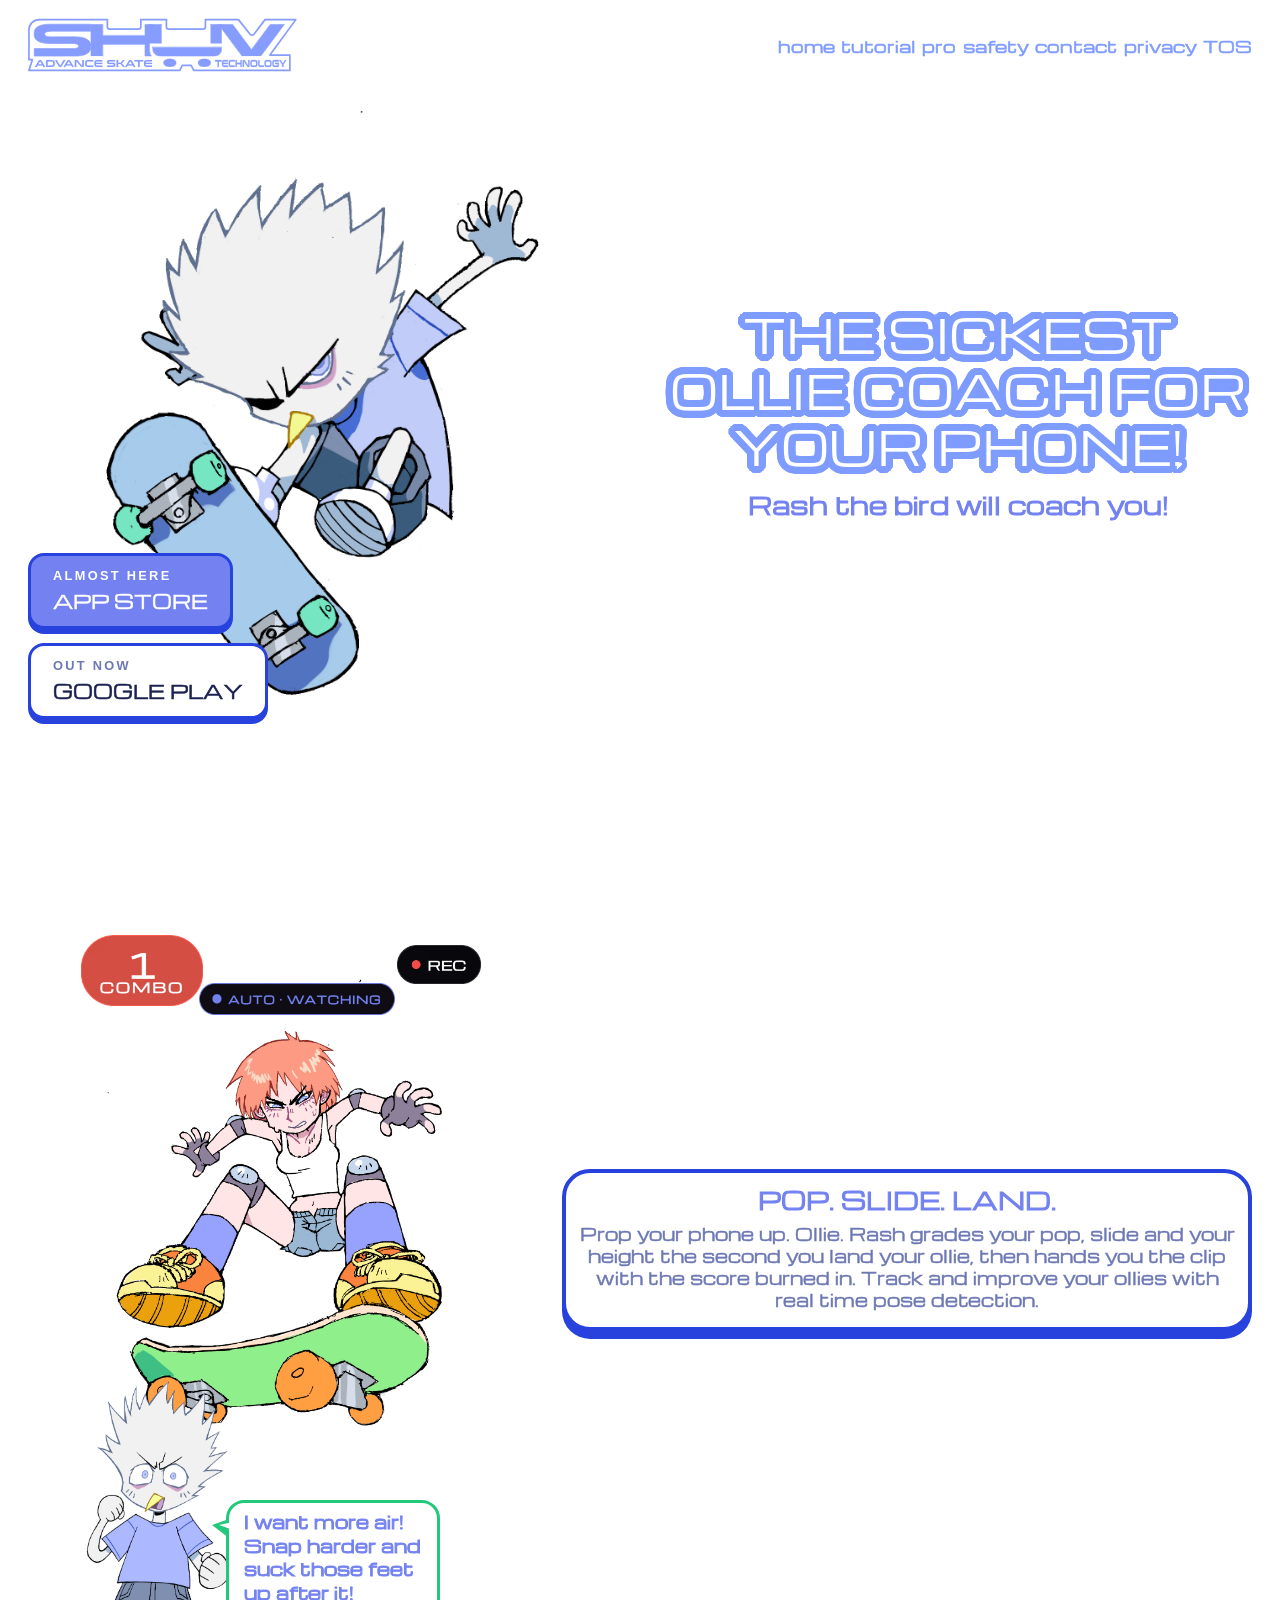
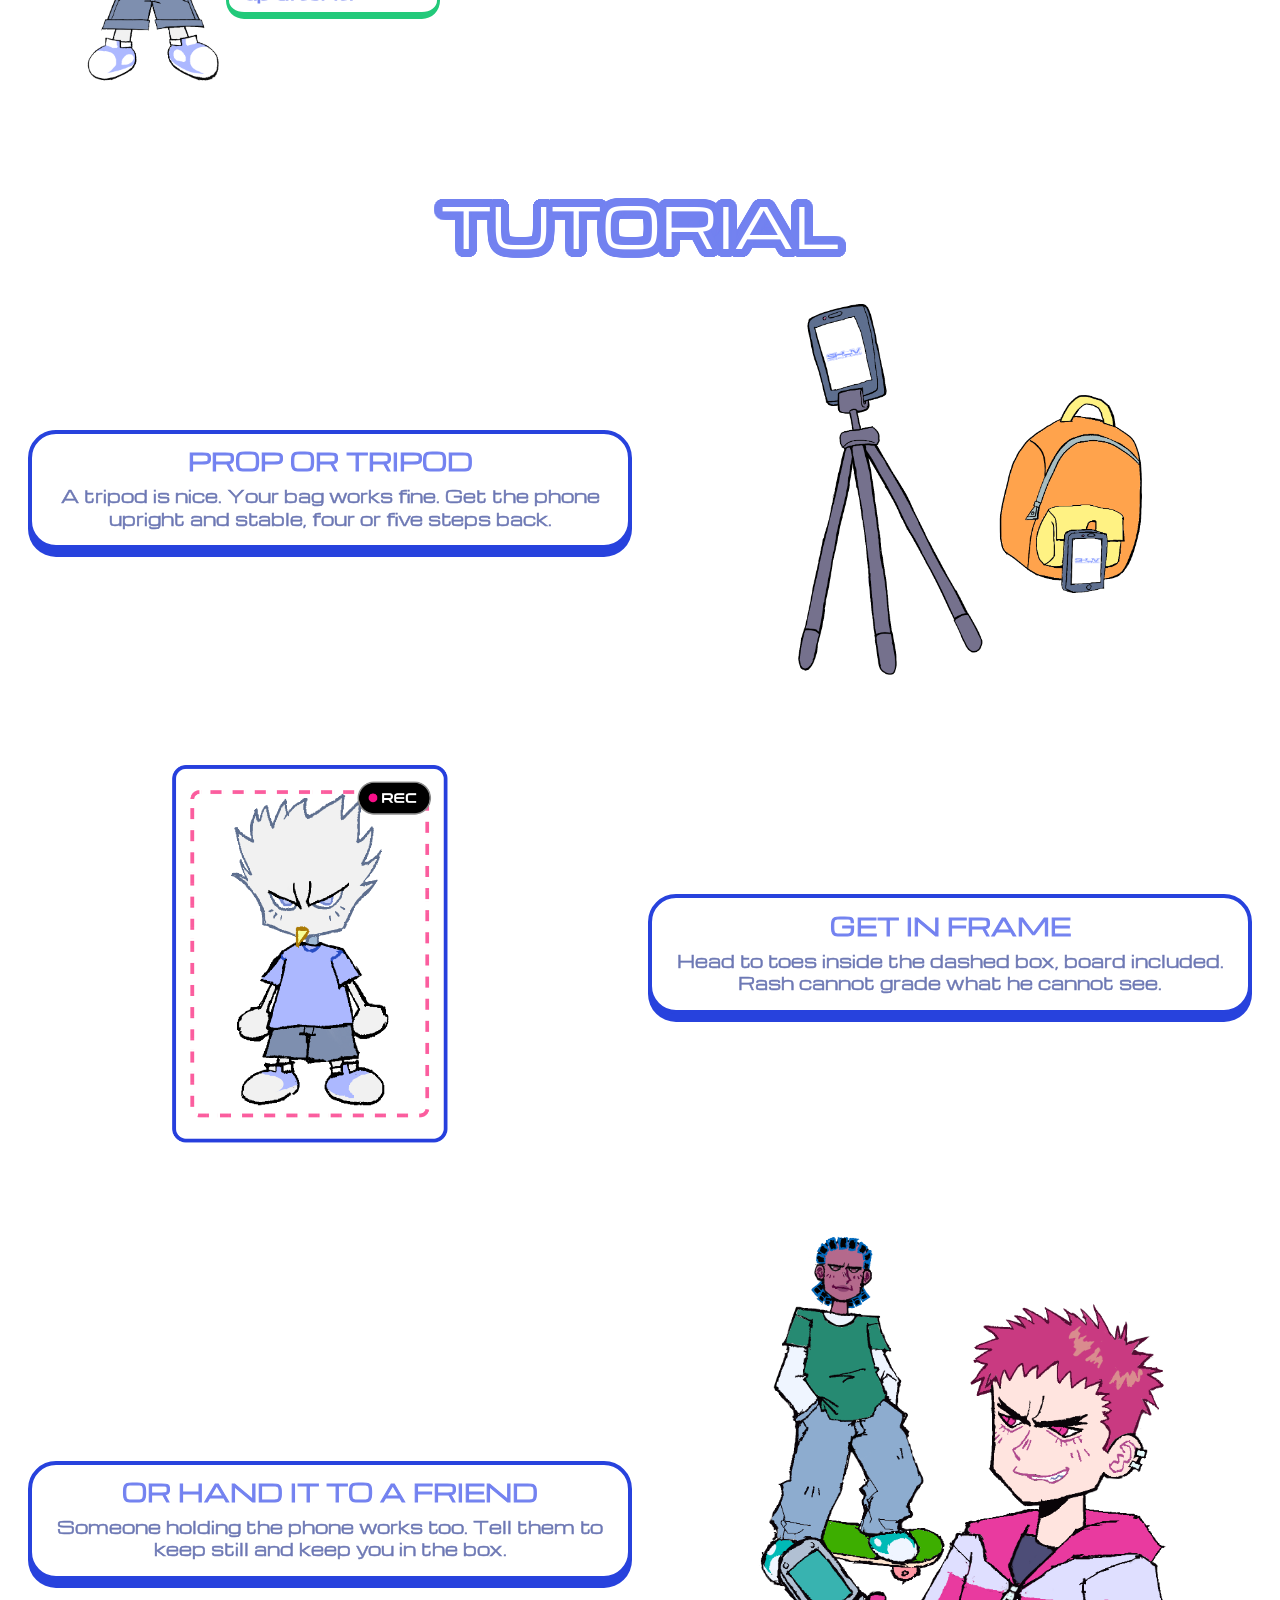
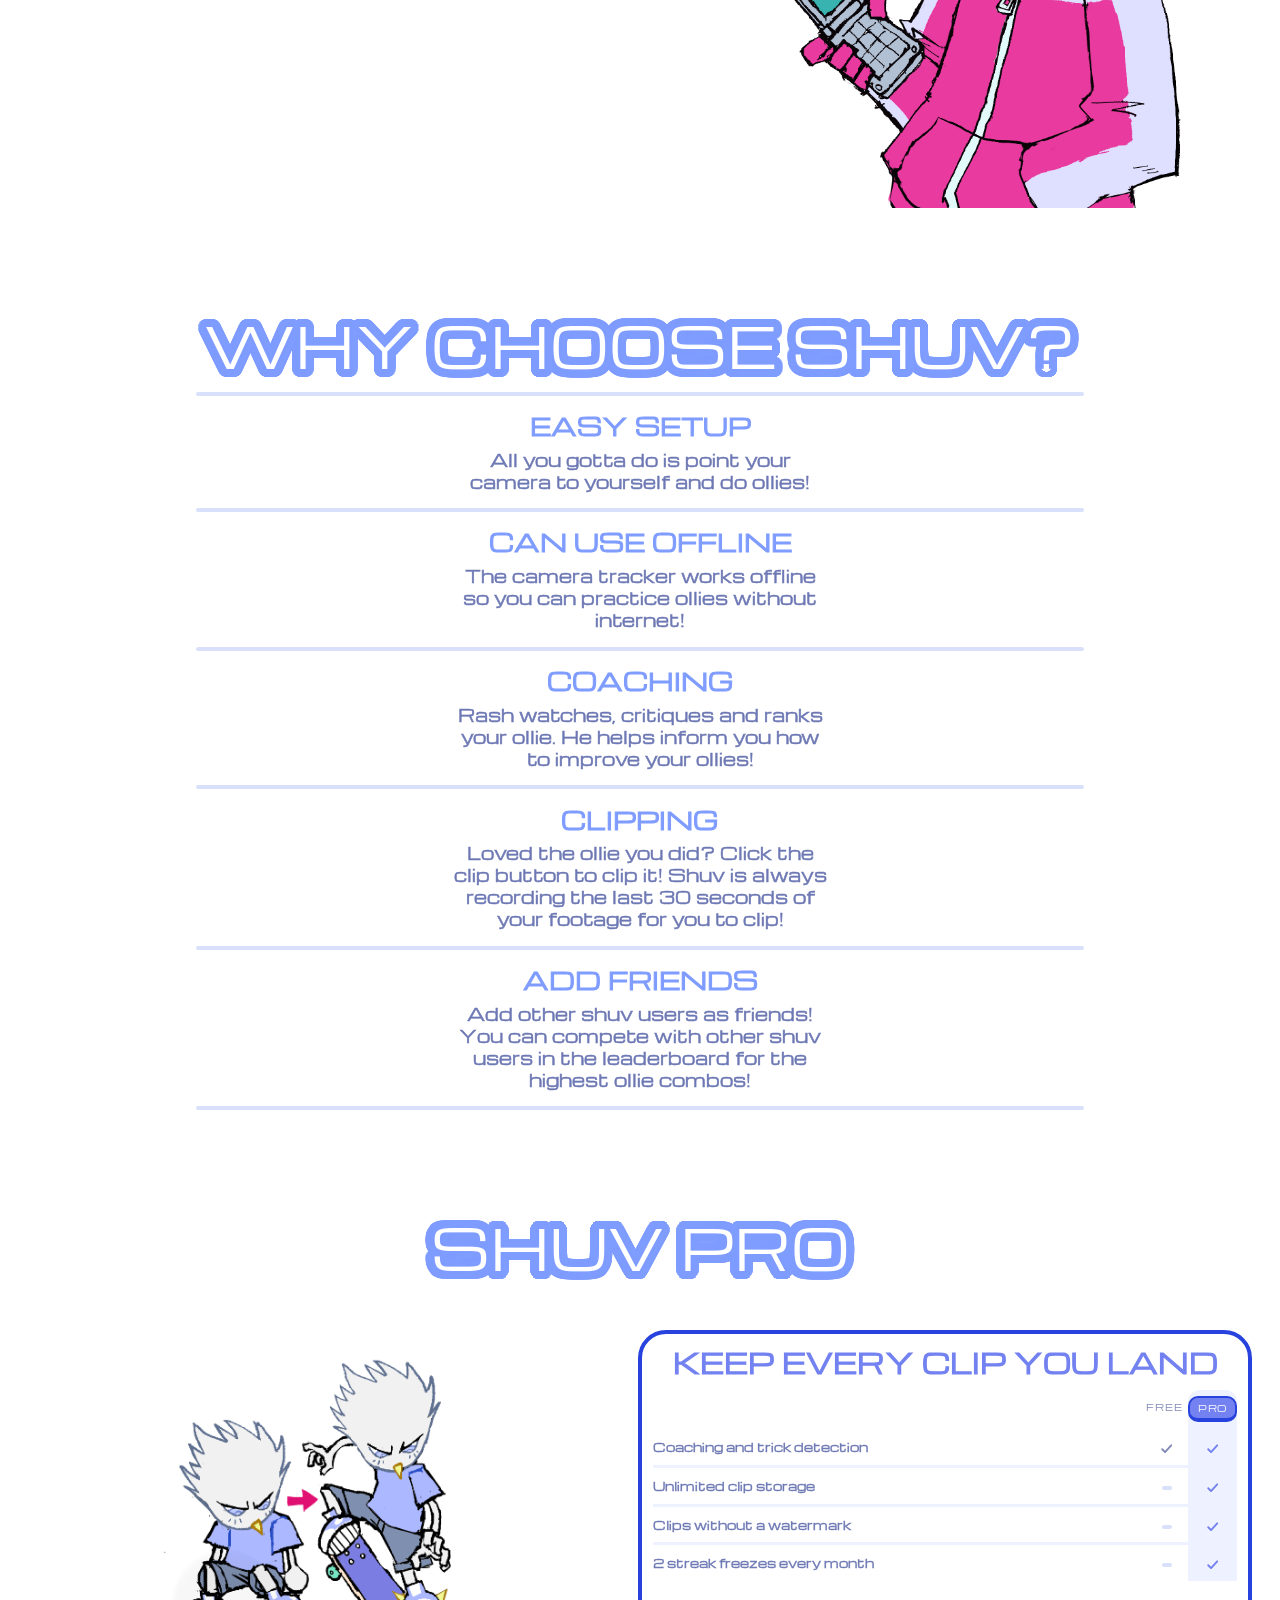
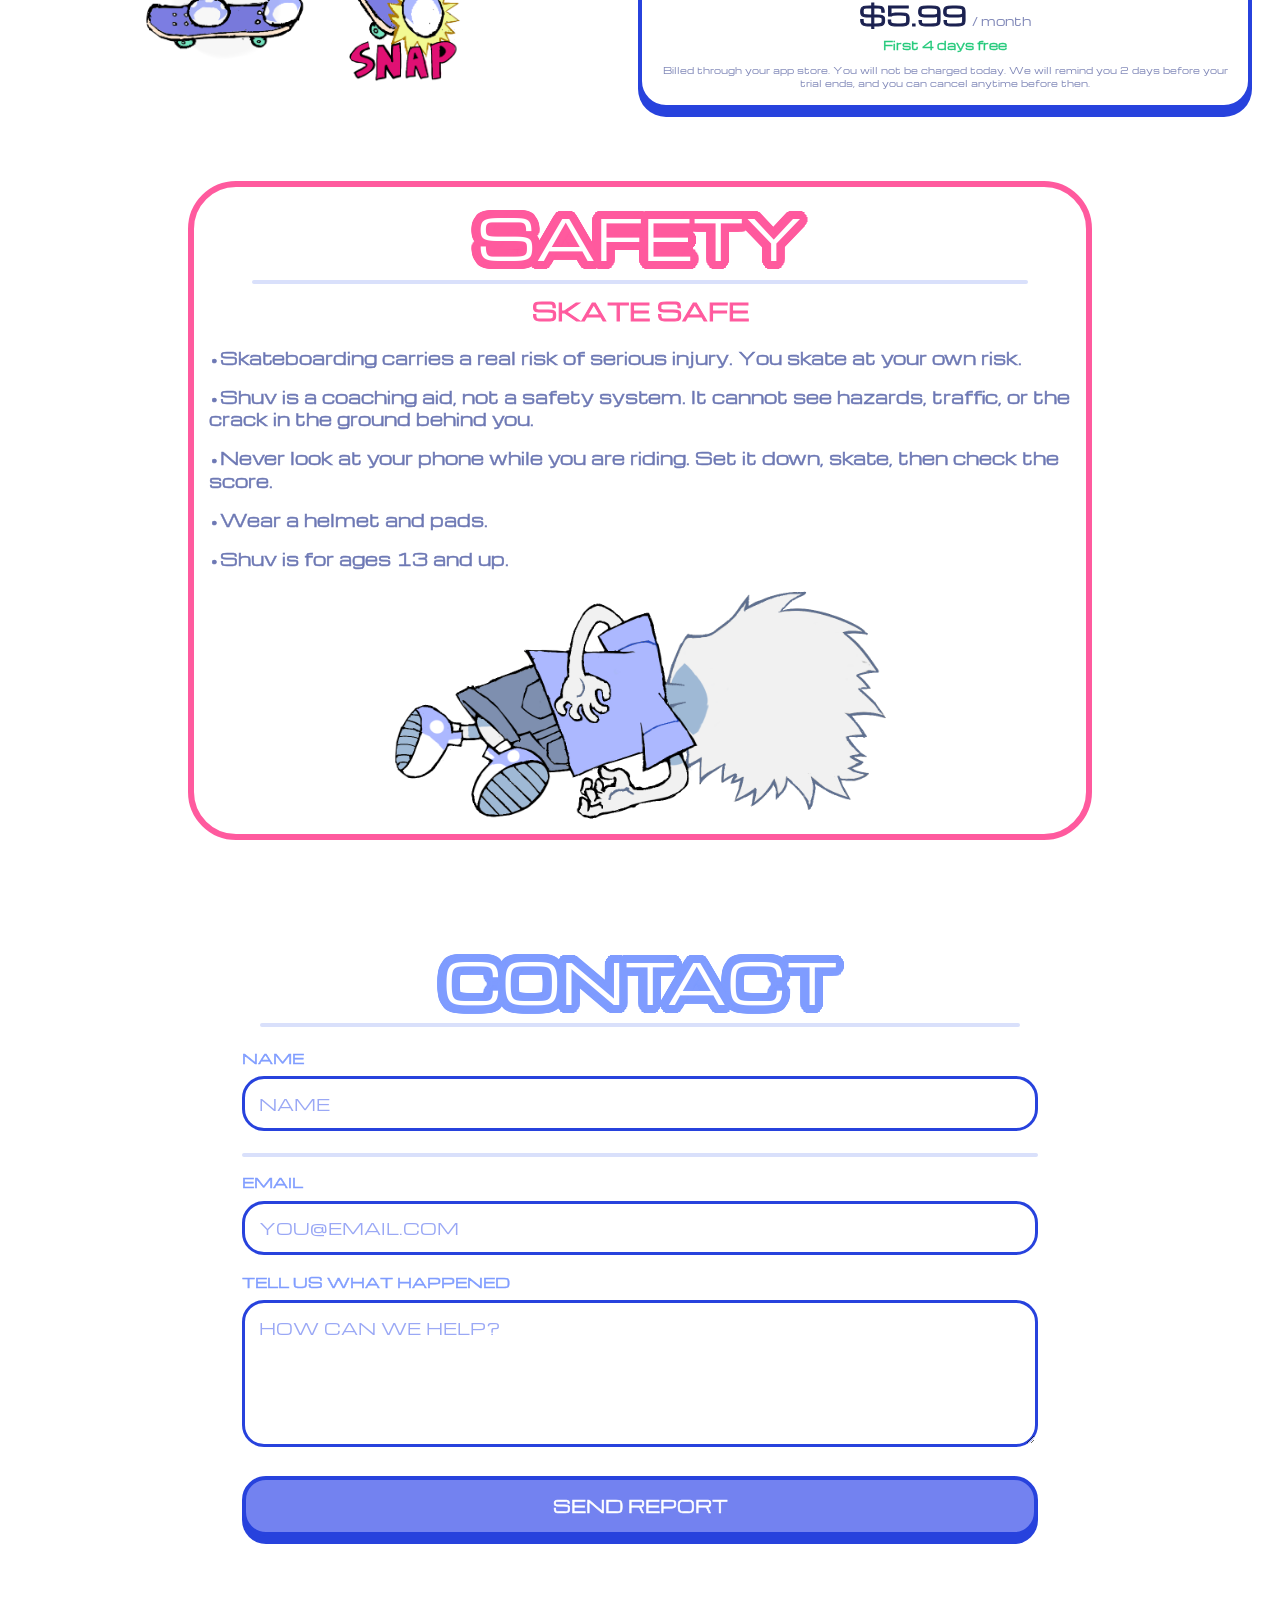
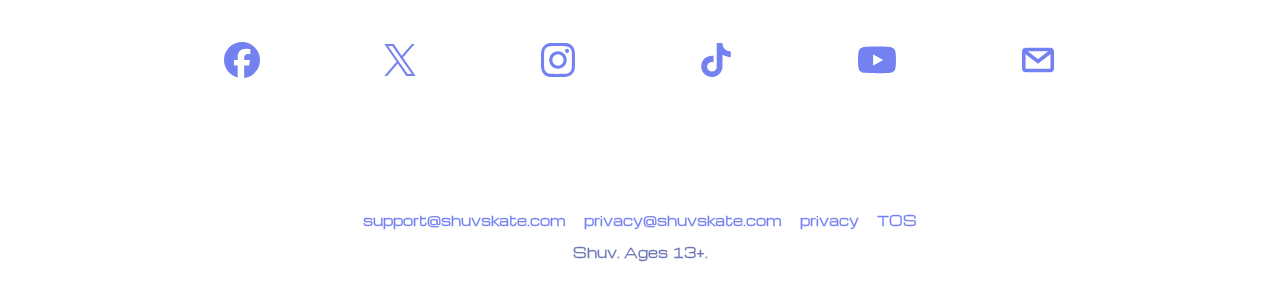
<file: index.html>
<!doctype html>
<!--
  SHUV SITE: home page (index.html)
  One responsive file for phone AND desktop. The phone layout is the default and
  css/shuv.css switches to the desktop layout at 900px wide. There are no separate mobile files.
  Shared across all 3 pages: header, phone menu and footer (marked below; keep them in sync),
  plus css/shuv.css and js/shuv.js.
-->
<html lang="en">
<head>
  <meta charset="utf-8">
  <meta name="viewport" content="width=device-width, initial-scale=1">
  <title>Shuv | The sickest skateboard ollie coach for your phone</title>
  <meta name="description" content="Prop your phone up and ollie. Rash grades your pop, slide and height the second you land, then hands you the clip with the score burned in. iOS and Android, ages 13+.">
  <meta name="theme-color" content="#ffffff">
  <!-- The canonical link and og:url must be absolute, so they name the
       domain directly. If it ever changes, these and the addresses in the
       footer are the places to look. -->
  <link rel="canonical" href="https://shuvskate.com/">
  <link rel="icon" href="assets/favicon-32.png" sizes="32x32" type="image/png">
  <link rel="apple-touch-icon" href="assets/apple-touch-icon.png">
  <!-- People find Shuv through shared clips, so the share card is worth
       composing rather than letting a platform pick an image off the page. -->
  <meta property="og:type" content="website">
  <meta property="og:site_name" content="Shuv">
  <meta property="og:title" content="Shuv — your free skateboard trick coach">
  <meta property="og:description" content="Rash grades your ollies in real time with pose detection. Track your streak, clip your best tricks.">
  <meta property="og:url" content="https://shuvskate.com/">
  <meta property="og:image" content="https://shuvskate.com/assets/og-image.png">
  <meta property="og:image:width" content="1200">
  <meta property="og:image:height" content="630">
  <meta name="twitter:card" content="summary_large_image">
  <!-- WHAT GOOGLE CALLS THE SITE. The name above the link in search results
       comes from this WebSite block (and og:site_name), not from <title> —
       without it Google falls back to the bare domain. The name has to be
       on the home page, and only the home page. -->
  <script type="application/ld+json">
  {
    "@context": "https://schema.org",
    "@graph": [
      {
        "@type": "WebSite",
        "name": "Shuv",
        "alternateName": ["Shuv Skate", "shuvskate.com"],
        "url": "https://shuvskate.com/"
      },
      {
        "@type": "Organization",
        "name": "Shuv",
        "legalName": "Shuv LLC",
        "url": "https://shuvskate.com/",
        "logo": "https://shuvskate.com/assets/icon-512.png",
        "email": "support@shuvskate.com",
        "sameAs": [
          "https://www.instagram.com/shuvskateapp",
          "https://www.tiktok.com/@shuvskateapp",
          "https://www.youtube.com/channel/UCwLE3QsAZjpoAPVVkqEh6Gg",
          "https://x.com/shuvskateapp",
          "https://www.facebook.com/shuvskateapp"
        ]
      }
    ]
  }
  </script>
  <link rel="preload" href="assets/fonts/Michroma-Regular.woff2" as="font" type="font/woff2" crossorigin>
  <link rel="stylesheet" href="css/shuv.css">
  <script src="js/shuv.js" defer></script>
</head>
<body>
<div class="page" id="top">

  <!-- ===== HEADER: repeated on all 3 pages. Keep them in sync. =====================
       On index.html the links are #sections; on the legal pages they are index.html#sections.
       Phone: logo centred + hamburger on the right. Desktop (900px+): logo left, text links right. -->
  <header class="site-header">
    <div class="site-header__inner">
      <a class="logo" href="#top"><img src="assets/logo.svg" alt="Shuv, advance skate technology" width="440" height="89"></a>
      <nav class="nav-desktop" aria-label="Main">
        <a class="jello" href="#top" aria-current="page">home</a>
        <a class="jello" href="#tutorial">tutorial</a>
        <a class="jello" href="#pro">pro</a>
        <a class="jello" href="#safety">safety</a>
        <a class="jello" href="#contact">contact</a>
        <a class="jello" href="privacy.html">privacy</a>
        <a class="jello" href="terms.html">TOS</a>
      </nav>
      <button class="menu-btn" type="button" aria-label="Open menu" aria-expanded="false" aria-controls="menu"><span></span><span></span><span></span></button>
    </div>
  </header>

  <!-- ===== PHONE MENU: repeated on all 3 pages. ===================================
       Slides in from the right when the hamburger is tapped (js/shuv.js, part 5). Hidden on desktop.
       The backdrop is invisible; it only catches taps outside the menu to close it. -->
  <div class="menu-backdrop" data-menu-close></div>
  <div class="menu" id="menu" role="dialog" aria-label="Menu" aria-hidden="true" tabindex="-1">
    <nav class="menu__nav" aria-label="Menu">
      <a class="jello" href="#top" data-menu-close aria-current="page">home</a>
      <a class="jello" href="#tutorial" data-menu-close>tutorial</a>
      <a class="jello" href="#pro" data-menu-close>pro</a>
      <a class="jello" href="#safety" data-menu-close>safety</a>
      <a class="jello" href="#contact" data-menu-close>contact</a>
      <a class="jello" href="privacy.html" data-menu-close>privacy</a>
      <a class="jello" href="terms.html" data-menu-close>TOS</a>
    </nav>
    <button class="menu__close jello" type="button" data-menu-close>close</button>
  </div>

  <main id="main">

    <!-- ===== HERO ===================================================================
         Phone: Rash on top, headline below, store badges pinned to Rash's bottom right.
         Desktop: Rash left, headline right, badges bottom left. -->
    <section class="hero" aria-label="Intro">
      <div class="hero__art">
        <img src="assets/hero-rash.png" alt="Rash, scowling, grabbing his board mid air" width="1050" height="1412" fetchpriority="high">
        <!-- STORE BADGES. Hand built, not the official artwork. Swapping in the real badges from
             Apple and Google is still worth doing one day
             (developer.apple.com/app-store/marketing/guidelines, play.google.com/intl/en_us/badges),
             but both permit a plain text link and these match the site.

             GOOGLE PLAY WENT LIVE 18 Nov 2026, so that one is a real link now.

             THE APP STORE ONE IS NOT LIVE YET and must not claim to be. Apple review reads the
             marketing URL, and a badge promising a listing that does not exist is both untrue and
             a Guideline 2.1 rejection risk. The day it is approved, make it an anchor with the same
             treatment as the Play badge and change its kicker to "Out now". That is the whole edit. -->
        <div class="store-badges">
          <div class="store-badge store-badge--fill"><span class="store-badge__kicker">Almost here</span><span class="store-badge__name">App Store</span></div>
          <a class="store-badge" href="https://play.google.com/store/apps/details?id=app.shuv.mp"><span class="store-badge__kicker">Out now</span><span class="store-badge__name">Google Play</span></a>
        </div>
      </div>
      <div class="hero__copy">
        <h1 class="outline hero__title">The sickest ollie coach for your phone!</h1>
        <p class="hero__sub">Rash the bird will coach you!</p>
      </div>
    </section>

    <!-- ===== POP. SLIDE. LAND. =====================================================
         Card + illustrated scene (skater, three app UI pills, Rash, speech bubble).
         Positions of the scene pieces live in css (section 7), measured from the mockup.
         Phone: card on top, scene below. Desktop: scene left, card right. -->
    <section class="pop">
      <div class="card pop__card">
        <h2 class="card__title">Pop. Slide. Land.</h2>
        <p class="card__text">Prop your phone up. Ollie. Rash grades your pop, slide and your height the second you land your ollie, then hands you the clip with the score burned in. Track and improve your ollies with real time pose detection.</p>
      </div>
      <div class="pop-scene">
        <img class="pop-scene__girl" src="assets/girl-ollie.png" alt="A skater popping an ollie" width="1150" height="1530" loading="lazy">
        <img class="pop-scene__combo" src="assets/pill-combo.png" alt="1 combo" width="410" height="239" loading="lazy">
        <img class="pop-scene__auto" src="assets/pill-auto.png" alt="Auto watching" width="664" height="105" loading="lazy">
        <img class="pop-scene__rec" src="assets/pill-rec.png" alt="Recording" width="284" height="133" loading="lazy">
        <img class="pop-scene__rash" src="assets/rash-yell.png" alt="Rash yelling up at her" width="854" height="1800" loading="lazy">
        <div class="bubble"><p>I want more air! Snap harder and suck those feet up after it!</p></div>
      </div>
    </section>

    <!-- ===== TUTORIAL (#tutorial) =====================================================
         Three rows. Desktop alternates the picture side (tut-row--flip = picture right).
         Phone: picture always above its card. -->
    <section class="tutorial" id="tutorial">
      <h2 class="outline outline--peri tutorial__title">Tutorial</h2>

      <div class="tut-row tut-row--flip">
        <div class="tut-row__art"><img src="assets/tut-solo.png" alt="A phone on a tripod and a phone leaning on a backpack" width="1096" height="1183" loading="lazy"></div>
        <div class="card">
          <h3 class="card__title">Prop or tripod</h3>
          <p class="card__text">A tripod is nice. Your bag works fine. Get the phone upright and stable, four or five steps back.</p>
        </div>
      </div>

      <div class="tut-row">
        <div class="tut-row__art tut-row__art--narrow"><img src="assets/tut-centered.png" alt="Rash standing inside the dashed recording frame" width="1000" height="1370" loading="lazy"></div>
        <div class="card">
          <h3 class="card__title">Get in frame</h3>
          <p class="card__text">Head to toes inside the dashed box, board included. Rash cannot grade what he cannot see.</p>
        </div>
      </div>

      <div class="tut-row tut-row--flip">
        <div class="tut-row__art tut-row__art--wide"><img src="assets/tut-friend.png" alt="A friend holding up a flip phone to film a skater rolling up behind them" width="1258" height="1687" loading="lazy"></div>
        <div class="card">
          <h3 class="card__title">Or hand it to a friend</h3>
          <p class="card__text">Someone holding the phone works too. Tell them to keep still and keep you in the box.</p>
        </div>
      </div>
    </section>

    <!-- ===== WHY CHOOSE SHUV =========================================================== -->
    <section class="why" aria-label="Why choose Shuv">
      <h2 class="outline why__title">Why choose Shuv?</h2>
      <div class="rule"></div>
      <div><h3>Easy setup</h3><p>All you gotta do is point your camera to yourself and do ollies!</p></div>
      <div class="rule"></div>
      <div><h3>Can use offline</h3><p>The camera tracker works offline so you can practice ollies without internet!</p></div>
      <div class="rule"></div>
      <div><h3>Coaching</h3><p>Rash watches, critiques and ranks your ollie. He helps inform you how to improve your ollies!</p></div>
      <div class="rule"></div>
      <div><h3>Clipping</h3><p>Loved the ollie you did? Click the clip button to clip it! Shuv is always recording the last 30 seconds of your footage for you to clip!</p></div>
      <div class="rule"></div>
      <div><h3>Add friends</h3><p>Add other shuv users as friends! You can compete with other shuv users in the leaderboard for the highest ollie combos!</p></div>
      <div class="rule"></div>
    </section>

    <!-- ===== SHUV PRO (#pro) ===========================================================
         Keep the feature list and price in sync with the in-app paywall and the store
         consoles. Price is $5.99/month, matching PRO_PRICE in lib/billing.js. -->
    <section class="pro" id="pro">
      <h2 class="outline pro__title">Shuv Pro</h2>
      <div class="pro__row">
        <div class="pro__art"><img src="assets/ollie-snap.png" alt="Rash snapping an ollie" width="1457" height="1425" loading="lazy"></div>
        <div class="card pro__card">
          <h3 class="card__title">Keep every clip you land</h3>
          <table class="pro-table">
            <thead>
              <tr><th scope="col"><span class="sr-only">Feature</span></th><th scope="col" class="free-h">FREE</th><th scope="col" class="pro-col"><span class="pro-pill">PRO</span></th></tr>
            </thead>
            <tbody>
            <tr><th scope="row">Coaching and trick detection</th><td><svg class="tick" viewBox="0 0 24 24" role="img" aria-label="Included"><path d="M4 13l5 5L20 6"></path></svg></td><td class="pro-col"><svg class="tick" viewBox="0 0 24 24" role="img" aria-label="Included"><path d="M4 13l5 5L20 6"></path></svg></td></tr>
            <tr><th scope="row">Unlimited clip storage</th><td><span class="dash" role="img" aria-label="Not included"></span></td><td class="pro-col"><svg class="tick" viewBox="0 0 24 24" role="img" aria-label="Included"><path d="M4 13l5 5L20 6"></path></svg></td></tr>
            <tr><th scope="row">Clips without a watermark</th><td><span class="dash" role="img" aria-label="Not included"></span></td><td class="pro-col"><svg class="tick" viewBox="0 0 24 24" role="img" aria-label="Included"><path d="M4 13l5 5L20 6"></path></svg></td></tr>
            <tr><th scope="row">2 streak freezes every month</th><td><span class="dash" role="img" aria-label="Not included"></span></td><td class="pro-col"><svg class="tick" viewBox="0 0 24 24" role="img" aria-label="Included"><path d="M4 13l5 5L20 6"></path></svg></td></tr>
            </tbody>
          </table>
          <div class="pro__price"><span class="pro__amount">$5.99</span><span class="pro__per">/ month</span></div>
          <p class="pro__trial">First 4 days free</p>
          <p class="pro__fine">Billed through your app store. You will not be charged today. We will remind you 2 days before your trial ends, and you can cancel anytime before then.</p>
        </div>
      </div>
    </section>

    <!-- ===== SAFETY (#safety) ==========================================================
         Required content: injury risk, coaching aid not a safety system, don't look at the
         phone while riding, 13+. Don't remove. -->
    <section class="safety" id="safety">
      <div class="safety__box">
        <h2 class="outline outline--pink safety__title">Safety</h2>
        <div class="rule"></div>
        <h3 class="safety__sub">Skate safe</h3>
        <ul class="safety__list">
          <li>Skateboarding carries a real risk of serious injury. You skate at your own risk.</li>
          <li>Shuv is a coaching aid, not a safety system. It cannot see hazards, traffic, or the crack in the ground behind you.</li>
          <li>Never look at your phone while you are riding. Set it down, skate, then check the score.</li>
          <li>Wear a helmet and pads.</li>
          <li>Shuv is for ages 13 and up.</li>
        </ul>
        <img class="safety__art" src="assets/safety-fallen.png" alt="Rash, flat on the ground after a bail" width="1216" height="576" loading="lazy">
      </div>
    </section>

    <!-- ===== CONTACT (#contact) ========================================================
         This section can serve as the store "Support URL": https://YOUR-DOMAIN/#contact
         It posts to the contact Edge Function; see js/shuv.js (part 7).
         Without JavaScript it falls back to the mailto action below. -->
    <section class="contact" id="contact">
      <h2 class="outline contact__title">Contact</h2>
      <div class="rule contact__rule"></div>
      <form class="contact-form" id="contact-form" novalidate>
        <label for="c-name">Name</label>
        <input class="field" id="c-name" name="name" type="text" placeholder="Name" autocomplete="name" required>
        <div class="rule contact-form__rule"></div>
        <label for="c-email">Email</label>
        <input class="field" id="c-email" name="email" type="email" placeholder="you@email.com" autocomplete="email" required>
        <label class="contact-form__gap" for="c-msg">Tell us what happened</label>
        <textarea class="field" id="c-msg" name="message" rows="5" placeholder="How can we help?" required></textarea>
        <!-- THE HONEYPOT. Hidden from people and from screen readers, and
             skipped by tab. A bot that fills every input it finds trips it
             and gets a cheerful success it can believe. -->
        <div class="hp" aria-hidden="true">
          <label for="c-web">Website</label>
          <input id="c-web" name="website" type="text" tabindex="-1" autocomplete="off">
        </div>
        <button class="btn jello" type="submit" id="contact-send">Send report</button>
        <p class="contact-form__status" id="contact-status" role="status" aria-live="polite"></p>
      </form>

      <!-- Real profiles. target=_blank with rel="noopener noreferrer":
           without noopener a new tab can reach back at this page through
           window.opener, and noreferrer keeps the referrer out of it. -->
      <div class="socials">
        <a href="https://www.facebook.com/shuvskateapp" target="_blank" rel="noopener noreferrer" aria-label="Facebook"><img src="assets/social/facebook.svg" alt="" width="36" height="36" loading="lazy"></a>
        <a href="https://x.com/shuvskateapp" target="_blank" rel="noopener noreferrer" aria-label="X"><img src="assets/social/x.svg" alt="" width="32" height="32" loading="lazy"></a>
        <a href="https://www.instagram.com/shuvskateapp" target="_blank" rel="noopener noreferrer" aria-label="Instagram"><img src="assets/social/instagram.svg" alt="" width="34" height="34" loading="lazy"></a>
        <a href="https://www.tiktok.com/@shuvskateapp" target="_blank" rel="noopener noreferrer" aria-label="TikTok"><img src="assets/social/tiktok.svg" alt="" width="34" height="34" loading="lazy"></a>
        <a href="https://www.youtube.com/channel/UCwLE3QsAZjpoAPVVkqEh6Gg" target="_blank" rel="noopener noreferrer" aria-label="YouTube"><img src="assets/social/youtube.svg" alt="" width="38" height="38" loading="lazy"></a>
        <a href="mailto:support@shuvskate.com" aria-label="Email support"><svg width="36" height="36" viewBox="0 0 24 24" fill="none" stroke="currentColor" stroke-width="2.4" aria-hidden="true"><rect x="2.5" y="5" width="19" height="14" rx="1.5"></rect><path d="M3 6l9 7 9-7"></path></svg></a>
      </div>
    </section>

  </main>

  <!-- ===== FOOTER: repeated on all 3 pages. ===== -->
  <footer class="site-footer">
    <div class="site-footer__links">
      <a href="mailto:support@shuvskate.com">support@shuvskate.com</a>
      <a href="mailto:privacy@shuvskate.com">privacy@shuvskate.com</a>
      <a href="privacy.html">privacy</a>
      <a href="terms.html">TOS</a>
    </div>
    <div class="site-footer__small">Shuv. Ages 13+.</div>
  </footer>
</div>
</body>
</html>
</file>
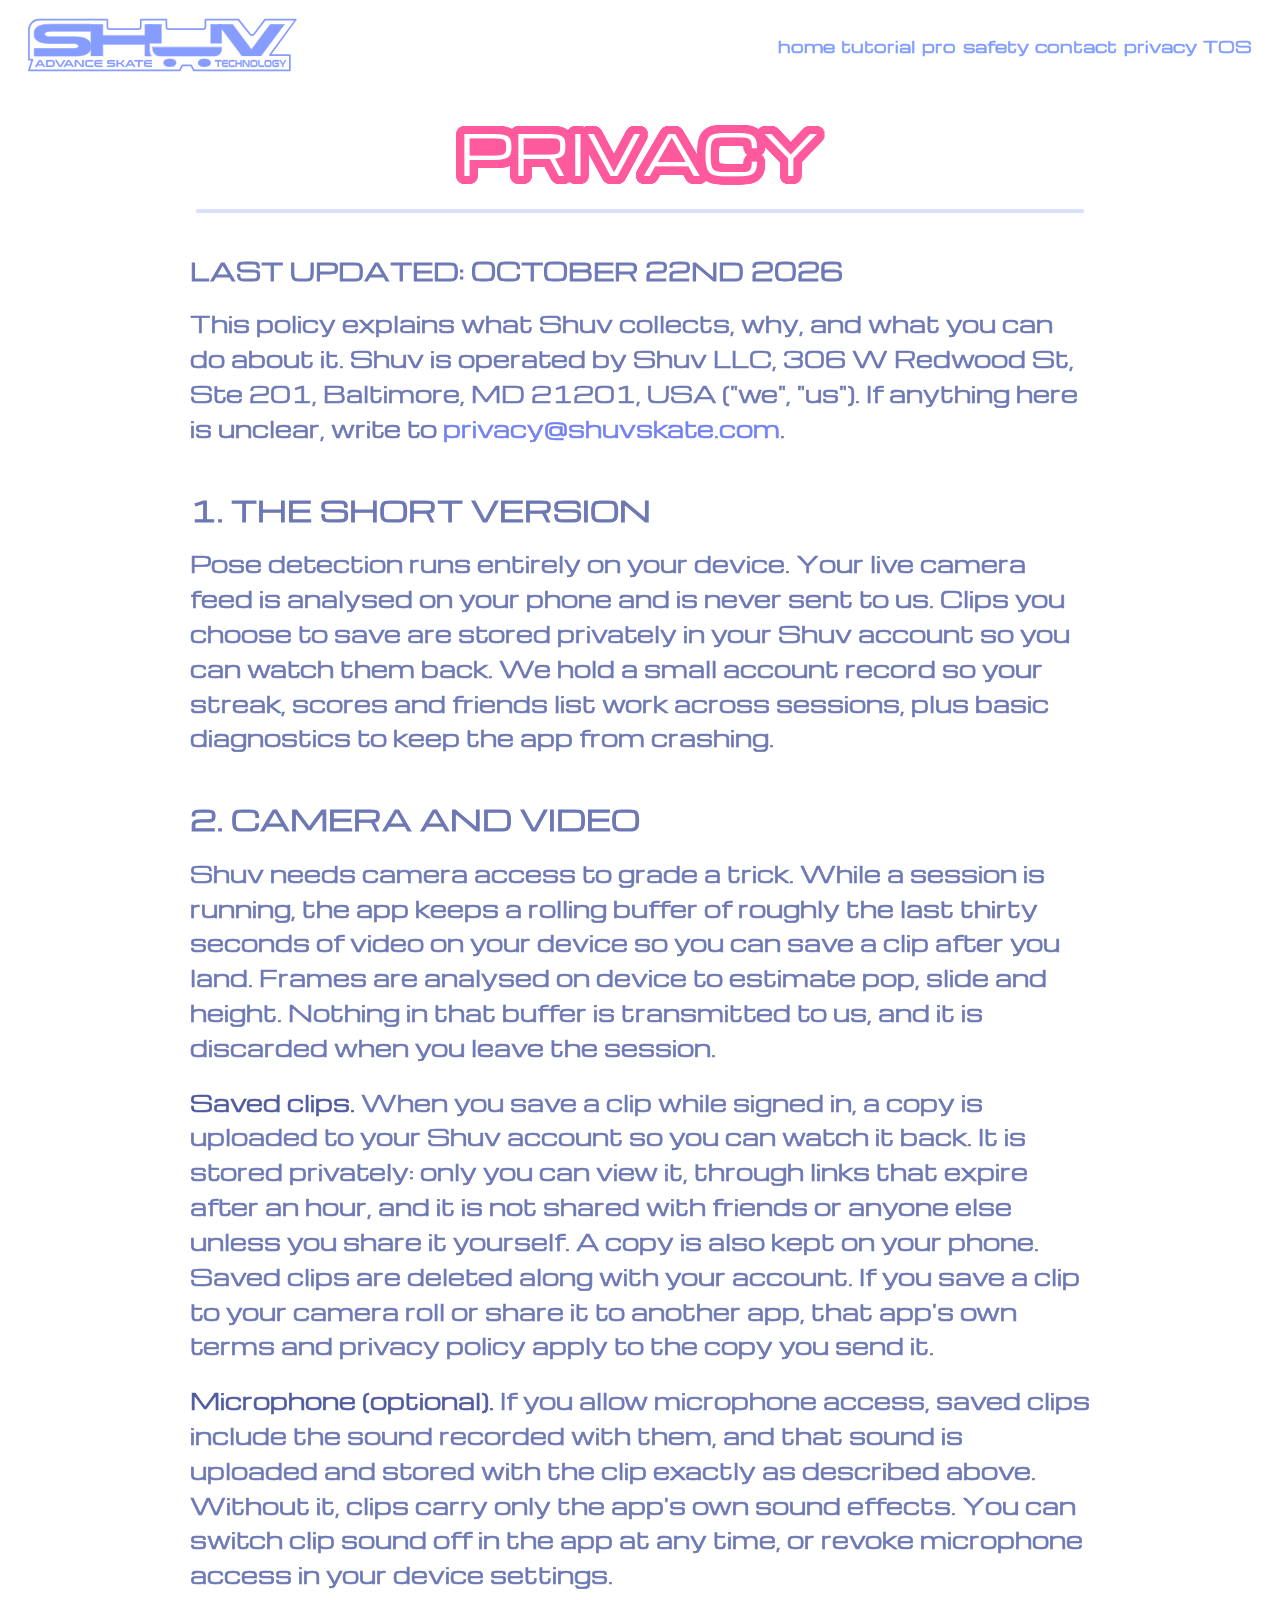
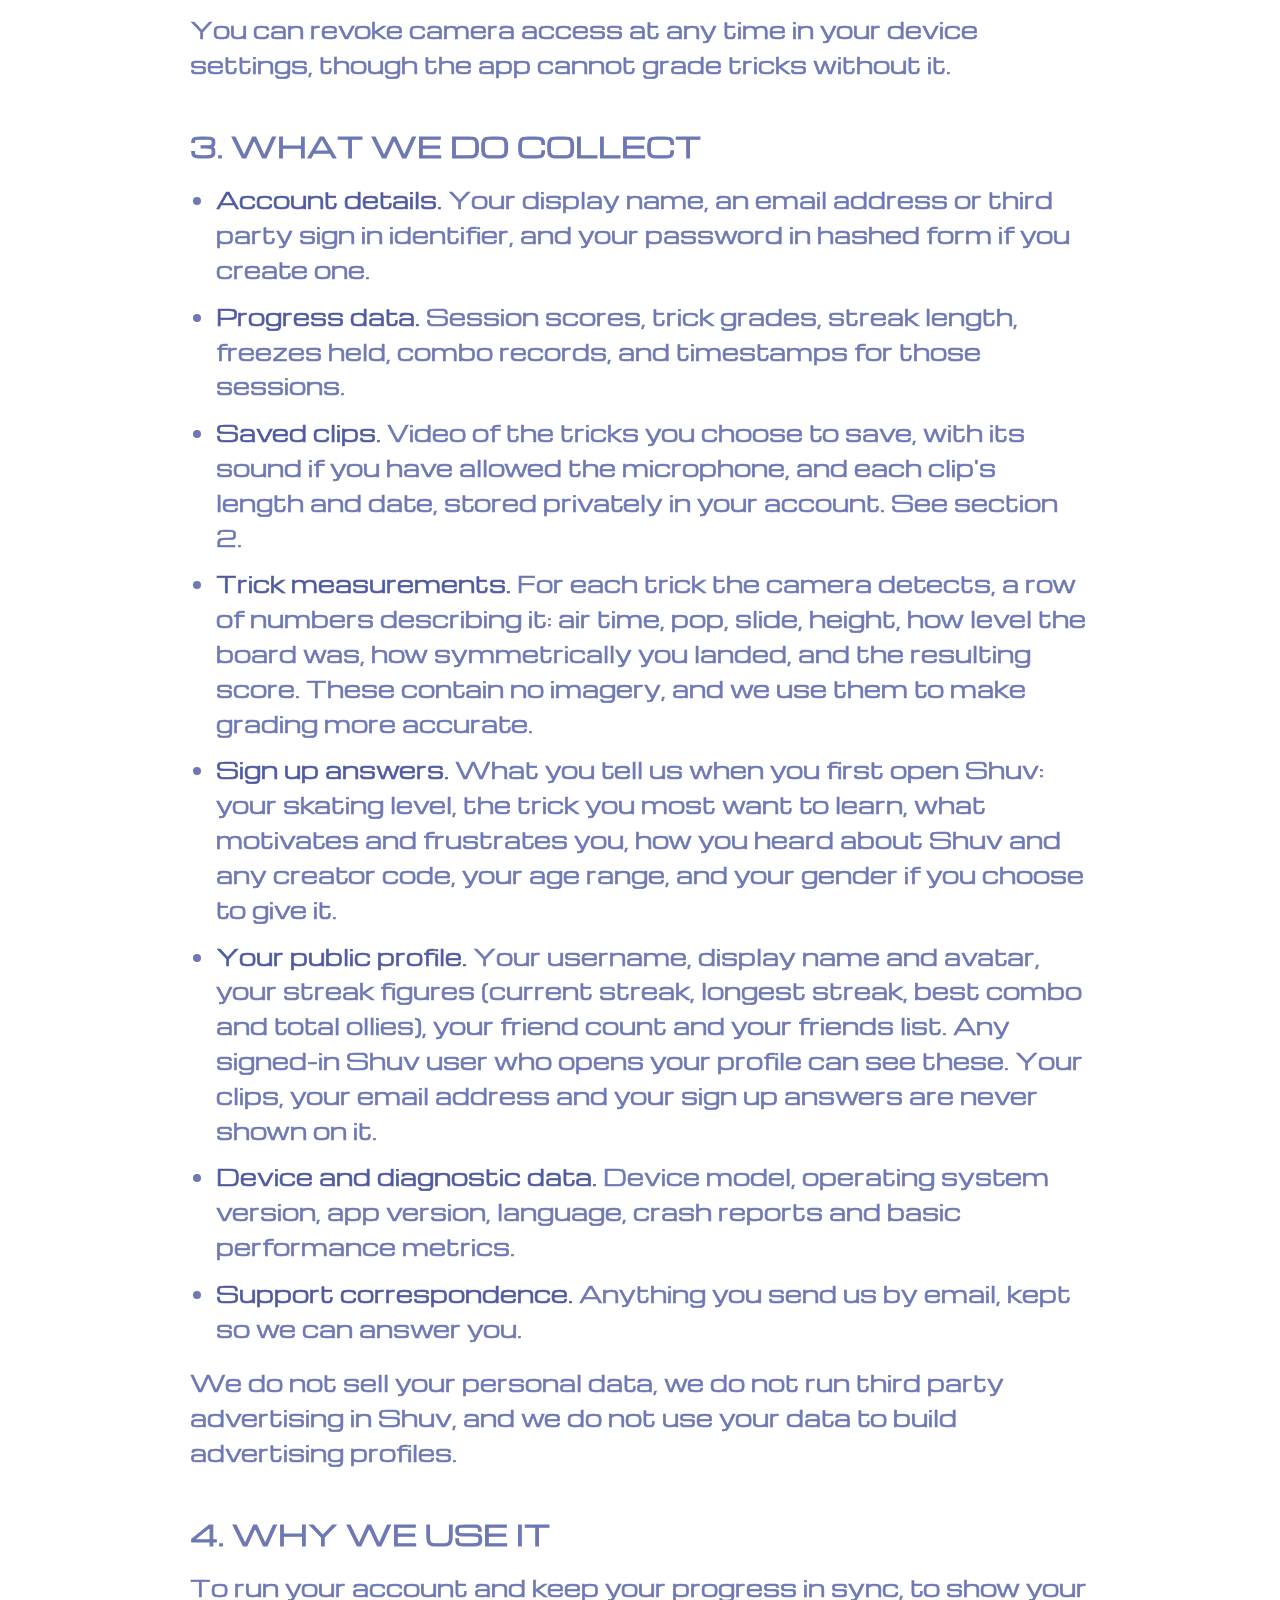
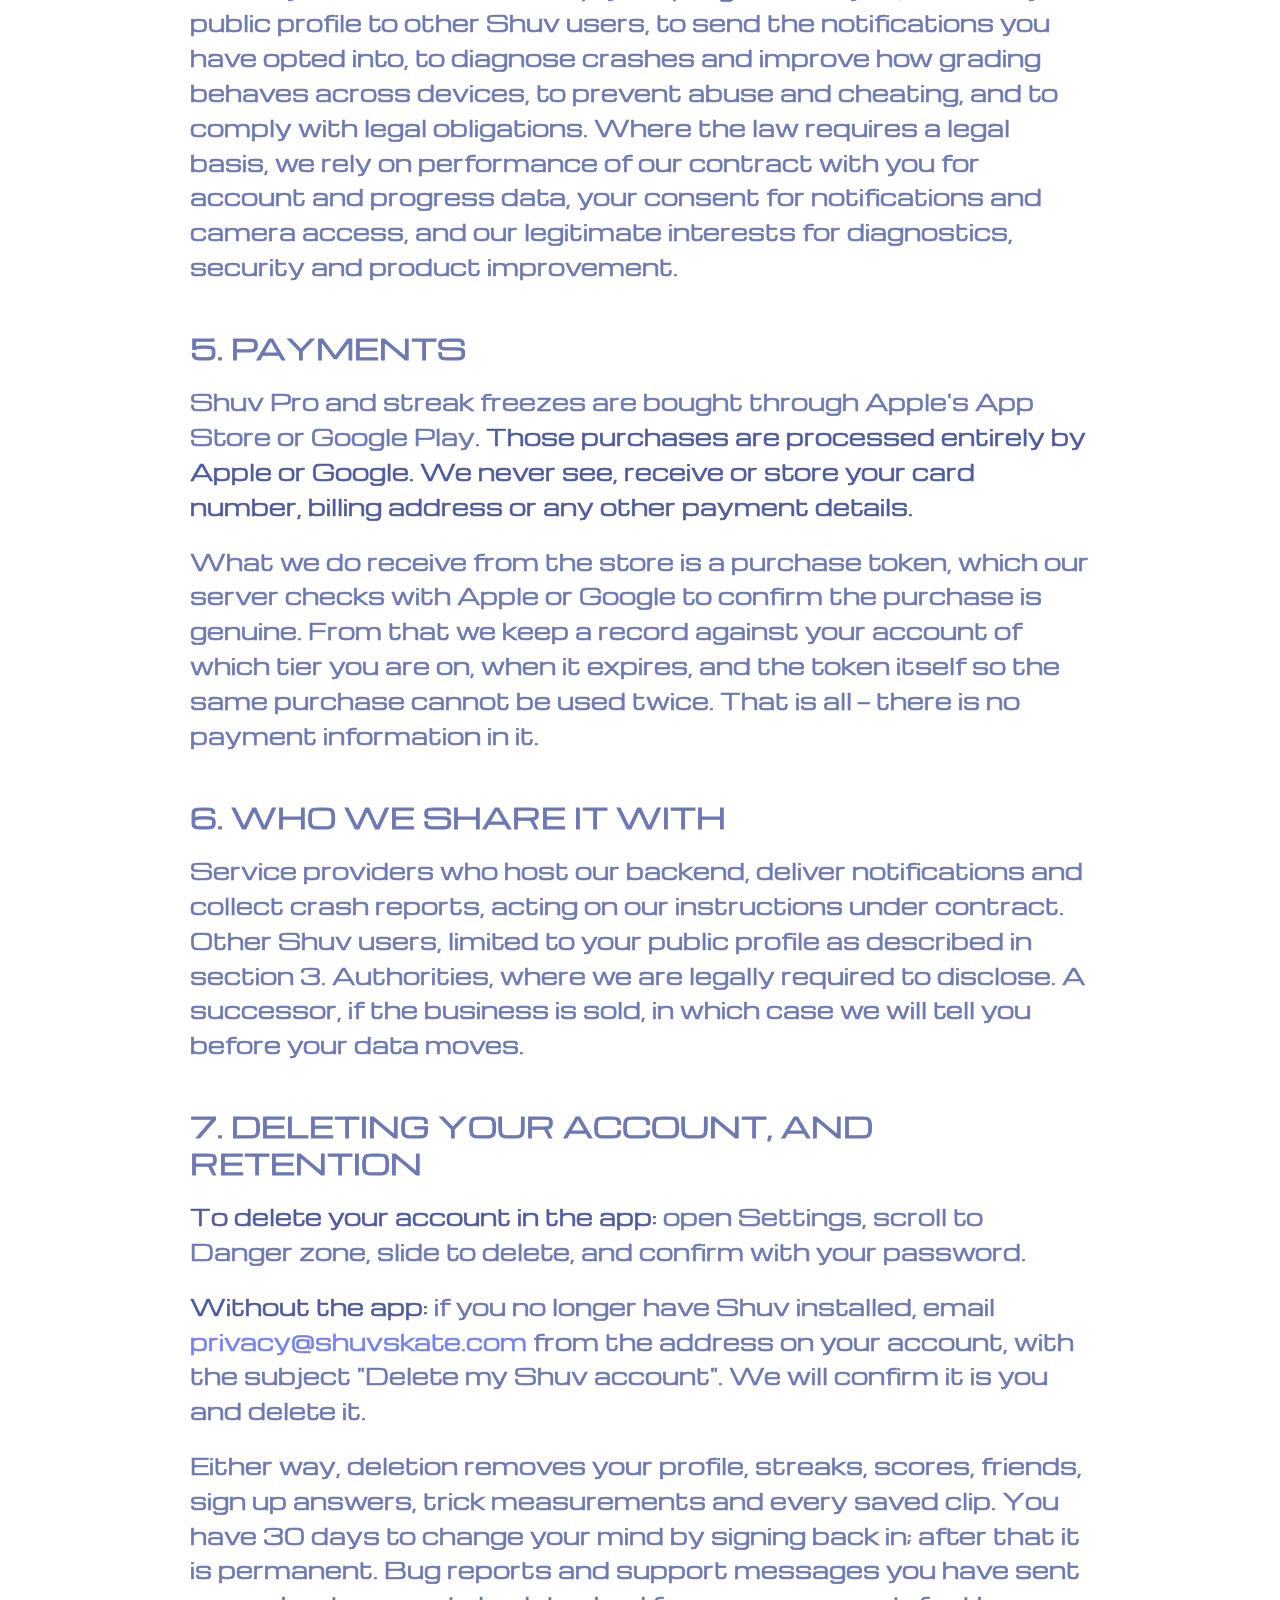
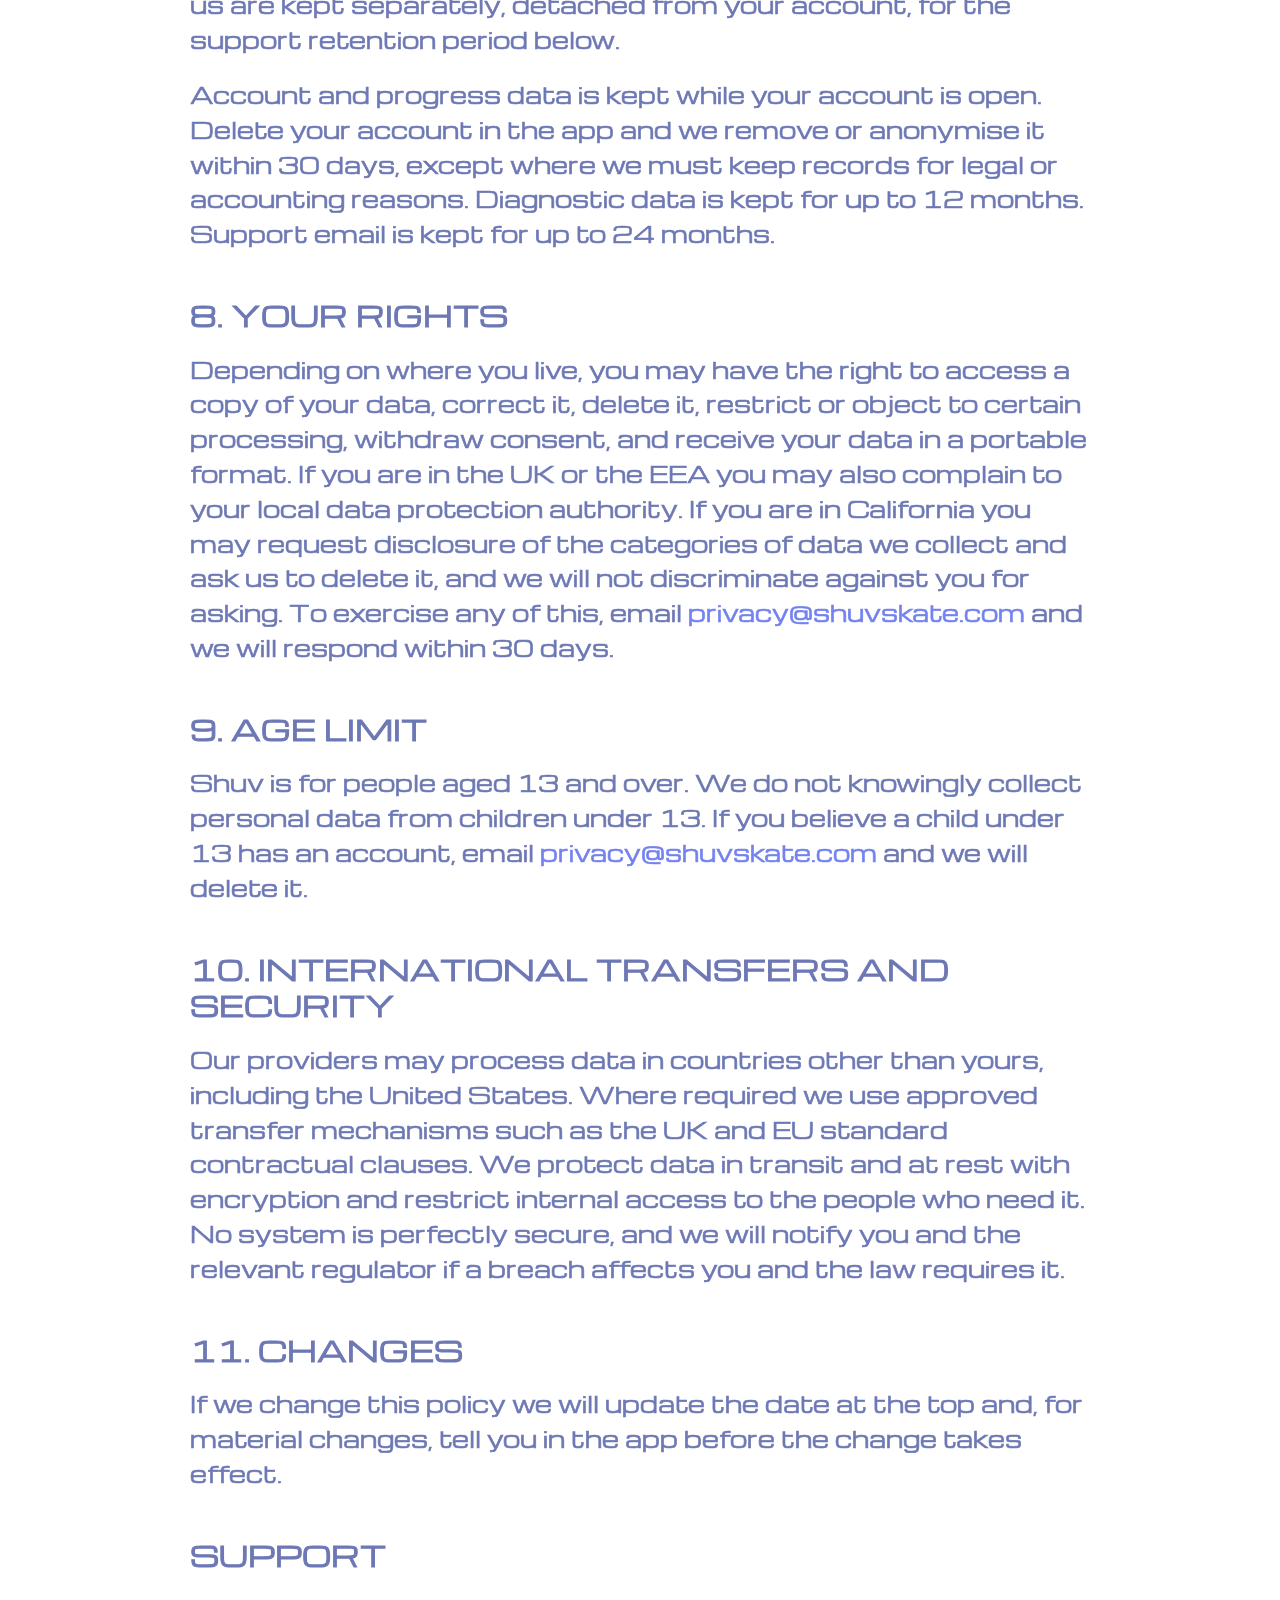
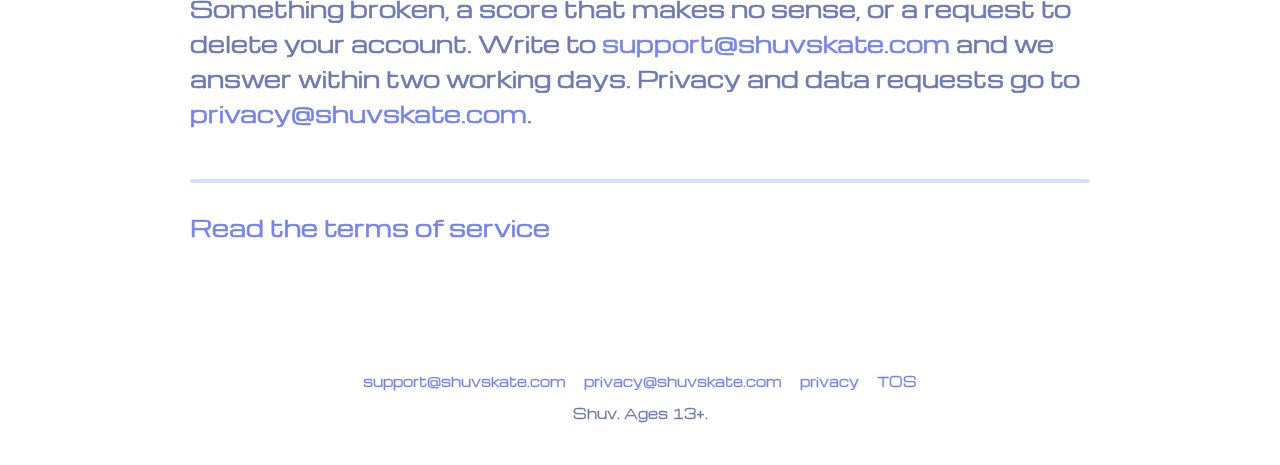
<file: privacy.html>
<!doctype html>
<!--
  SHUV SITE: privacy policy (privacy.html)
  One responsive file for phone AND desktop. The phone layout is the default and
  css/shuv.css switches to the desktop layout at 900px wide. There are no separate mobile files.
  Shared across all 3 pages: header, phone menu and footer (marked below; keep them in sync),
  plus css/shuv.css and js/shuv.js.
  Must stay reachable at a stable public URL: both app stores require it before review.
-->
<html lang="en">
<head>
  <meta charset="utf-8">
  <meta name="viewport" content="width=device-width, initial-scale=1">
  <title>Privacy policy | Shuv</title>
  <meta name="description" content="What Shuv collects, why, and what you can do about it.">
  <meta name="theme-color" content="#ffffff">
  <!-- The canonical link and og:url must be absolute, so they name the
       domain directly. If it ever changes, these and the addresses in the
       footer are the places to look. -->
  <link rel="canonical" href="https://shuvskate.com/privacy.html">
  <link rel="icon" href="assets/favicon-32.png" sizes="32x32" type="image/png">
  <link rel="apple-touch-icon" href="assets/apple-touch-icon.png">
  <!-- People find Shuv through shared clips, so the share card is worth
       composing rather than letting a platform pick an image off the page. -->
  <meta property="og:type" content="website">
  <meta property="og:site_name" content="Shuv">
  <meta property="og:title" content="Privacy policy | Shuv">
  <meta property="og:description" content="What Shuv collects, why, and what you can do about it.">
  <meta property="og:url" content="https://shuvskate.com/privacy.html">
  <meta property="og:image" content="https://shuvskate.com/assets/og-image.png">
  <meta property="og:image:width" content="1200">
  <meta property="og:image:height" content="630">
  <meta name="twitter:card" content="summary_large_image">
  <link rel="preload" href="assets/fonts/Michroma-Regular.woff2" as="font" type="font/woff2" crossorigin>
  <link rel="stylesheet" href="css/shuv.css">
  <script src="js/shuv.js" defer></script>
</head>
<body>
<div class="page" id="top">

  <!-- ===== HEADER: repeated on all 3 pages. Keep them in sync. =====================
       On index.html the links are #sections; on the legal pages they are index.html#sections.
       Phone: logo centred + hamburger on the right. Desktop (900px+): logo left, text links right. -->
  <header class="site-header">
    <div class="site-header__inner">
      <a class="logo" href="index.html"><img src="assets/logo.svg" alt="Shuv, advance skate technology" width="440" height="89"></a>
      <nav class="nav-desktop" aria-label="Main">
        <a class="jello" href="index.html">home</a>
        <a class="jello" href="index.html#tutorial">tutorial</a>
        <a class="jello" href="index.html#pro">pro</a>
        <a class="jello" href="index.html#safety">safety</a>
        <a class="jello" href="index.html#contact">contact</a>
        <a class="jello" href="privacy.html" aria-current="page">privacy</a>
        <a class="jello" href="terms.html">TOS</a>
      </nav>
      <button class="menu-btn" type="button" aria-label="Open menu" aria-expanded="false" aria-controls="menu"><span></span><span></span><span></span></button>
    </div>
  </header>

  <!-- ===== PHONE MENU: repeated on all 3 pages. ===================================
       Slides in from the right when the hamburger is tapped (js/shuv.js, part 5). Hidden on desktop.
       The backdrop is invisible; it only catches taps outside the menu to close it. -->
  <div class="menu-backdrop" data-menu-close></div>
  <div class="menu" id="menu" role="dialog" aria-label="Menu" aria-hidden="true" tabindex="-1">
    <nav class="menu__nav" aria-label="Menu">
      <a class="jello" href="index.html" data-menu-close>home</a>
      <a class="jello" href="index.html#tutorial" data-menu-close>tutorial</a>
      <a class="jello" href="index.html#pro" data-menu-close>pro</a>
      <a class="jello" href="index.html#safety" data-menu-close>safety</a>
      <a class="jello" href="index.html#contact" data-menu-close>contact</a>
      <a class="jello" href="privacy.html" data-menu-close aria-current="page">privacy</a>
      <a class="jello" href="terms.html" data-menu-close>TOS</a>
    </nav>
    <button class="menu__close jello" type="button" data-menu-close>close</button>
  </div>

  <main id="main">
    <!-- ===== PRIVACY POLICY ============================================================
         Stable public URL for App Store Connect and Google Play Console:
         https://YOUR-DOMAIN/privacy.html   Don't rename or move this file once it has been submitted. -->
    <section class="doc-page">
      <h1 class="outline outline--pink doc-page__title">Privacy</h1>
      <div class="rule doc-page__rule"></div>
      <div class="doc">
        <!-- Operator filled in 7 Oct 2026 from the Maryland formation record.
             Work still outstanding on this page is tracked in the app repo,
             not here: this file is served to the public. -->
        <p class="doc__date">Last updated: October 22nd 2026</p>
        <p>This policy explains what Shuv collects, why, and what you can do about it. Shuv is operated by Shuv LLC, 306 W Redwood St, Ste 201, Baltimore, MD 21201, USA ("we", "us"). If anything here is unclear, write to <a href="mailto:privacy@shuvskate.com">privacy@shuvskate.com</a>.</p>
        <h2>1. The short version</h2>
        <p>Pose detection runs entirely on your device. Your live camera feed is analysed on your phone and is never sent to us. Clips you choose to save are stored privately in your Shuv account so you can watch them back. We hold a small account record so your streak, scores and friends list work across sessions, plus basic diagnostics to keep the app from crashing.</p>
        <h2>2. Camera and video</h2>
        <p>Shuv needs camera access to grade a trick. While a session is running, the app keeps a rolling buffer of roughly the last thirty seconds of video on your device so you can save a clip after you land. Frames are analysed on device to estimate pop, slide and height. Nothing in that buffer is transmitted to us, and it is discarded when you leave the session.</p>
        <p><strong>Saved clips.</strong> When you save a clip while signed in, a copy is uploaded to your Shuv account so you can watch it back. It is stored privately: only you can view it, through links that expire after an hour, and it is not shared with friends or anyone else unless you share it yourself. A copy is also kept on your phone. Saved clips are deleted along with your account. If you save a clip to your camera roll or share it to another app, that app's own terms and privacy policy apply to the copy you send it.</p>
        <p><strong>Microphone (optional).</strong> If you allow microphone access, saved clips include the sound recorded with them, and that sound is uploaded and stored with the clip exactly as described above. Without it, clips carry only the app's own sound effects. You can switch clip sound off in the app at any time, or revoke microphone access in your device settings.</p>
        <p> You can revoke camera access at any time in your device settings, though the app cannot grade tricks without it.</p>
        <h2>3. What we do collect</h2>
        <ul>
          <li><strong>Account details.</strong> Your display name, an email address or third party sign in identifier, and your password in hashed form if you create one.</li>
          <li><strong>Progress data.</strong> Session scores, trick grades, streak length, freezes held, combo records, and timestamps for those sessions.</li>
          <li><strong>Saved clips.</strong> Video of the tricks you choose to save, with its sound if you have allowed the microphone, and each clip's length and date, stored privately in your account. See section 2.</li>
          <li><strong>Trick measurements.</strong> For each trick the camera detects, a row of numbers describing it: air time, pop, slide, height, how level the board was, how symmetrically you landed, and the resulting score. These contain no imagery, and we use them to make grading more accurate.</li>
          <li><strong>Sign up answers.</strong> What you tell us when you first open Shuv: your skating level, the trick you most want to learn, what motivates and frustrates you, how you heard about Shuv and any creator code, your age range, and your gender if you choose to give it.</li>
          <li><strong>Your public profile.</strong> Your username, display name and avatar, your streak figures (current streak, longest streak, best combo and total ollies), your friend count and your friends list. Any signed-in Shuv user who opens your profile can see these. Your clips, your email address and your sign up answers are never shown on it.</li>
          <li><strong>Device and diagnostic data.</strong> Device model, operating system version, app version, language, crash reports and basic performance metrics.</li>
          <li><strong>Support correspondence.</strong> Anything you send us by email, kept so we can answer you.</li>
        </ul>
        <p>We do not sell your personal data, we do not run third party advertising in Shuv, and we do not use your data to build advertising profiles.</p>
        <h2>4. Why we use it</h2>
        <p>To run your account and keep your progress in sync, to show your public profile to other Shuv users, to send the notifications you have opted into, to diagnose crashes and improve how grading behaves across devices, to prevent abuse and cheating, and to comply with legal obligations. Where the law requires a legal basis, we rely on performance of our contract with you for account and progress data, your consent for notifications and camera access, and our legitimate interests for diagnostics, security and product improvement.</p>
        <h2>5. Payments</h2>
        <p>Shuv Pro and streak freezes are bought through Apple's App Store or Google Play. <strong>Those purchases are processed entirely by Apple or Google. We never see, receive or store your card number, billing address or any other payment details.</strong></p>
        <p>What we do receive from the store is a purchase token, which our server checks with Apple or Google to confirm the purchase is genuine. From that we keep a record against your account of which tier you are on, when it expires, and the token itself so the same purchase cannot be used twice. That is all — there is no payment information in it.</p>
        <h2>6. Who we share it with</h2>
        <p>Service providers who host our backend, deliver notifications and collect crash reports, acting on our instructions under contract. Other Shuv users, limited to your public profile as described in section 3. Authorities, where we are legally required to disclose. A successor, if the business is sold, in which case we will tell you before your data moves.</p>
        <h2 id="delete-account">7. Deleting your account, and retention</h2>
        <p><strong>To delete your account in the app:</strong> open Settings, scroll to Danger zone, slide to delete, and confirm with your password.</p>
        <p><strong>Without the app:</strong> if you no longer have Shuv installed, email <a href="mailto:privacy@shuvskate.com?subject=Delete%20my%20Shuv%20account">privacy@shuvskate.com</a> from the address on your account, with the subject "Delete my Shuv account". We will confirm it is you and delete it.</p>
        <p>Either way, deletion removes your profile, streaks, scores, friends, sign up answers, trick measurements and every saved clip. You have 30 days to change your mind by signing back in; after that it is permanent. Bug reports and support messages you have sent us are kept separately, detached from your account, for the support retention period below.</p>
        <p>Account and progress data is kept while your account is open. Delete your account in the app and we remove or anonymise it within 30 days, except where we must keep records for legal or accounting reasons. Diagnostic data is kept for up to 12 months. Support email is kept for up to 24 months.</p>
        <h2>8. Your rights</h2>
        <p>Depending on where you live, you may have the right to access a copy of your data, correct it, delete it, restrict or object to certain processing, withdraw consent, and receive your data in a portable format. If you are in the UK or the EEA you may also complain to your local data protection authority. If you are in California you may request disclosure of the categories of data we collect and ask us to delete it, and we will not discriminate against you for asking. To exercise any of this, email <a href="mailto:privacy@shuvskate.com">privacy@shuvskate.com</a> and we will respond within 30 days.</p>
        <h2>9. Age limit</h2>
        <p>Shuv is for people aged 13 and over. We do not knowingly collect personal data from children under 13. If you believe a child under 13 has an account, email <a href="mailto:privacy@shuvskate.com">privacy@shuvskate.com</a> and we will delete it.</p>
        <h2>10. International transfers and security</h2>
        <p>Our providers may process data in countries other than yours, including the United States. Where required we use approved transfer mechanisms such as the UK and EU standard contractual clauses. We protect data in transit and at rest with encryption and restrict internal access to the people who need it. No system is perfectly secure, and we will notify you and the relevant regulator if a breach affects you and the law requires it.</p>
        <h2>11. Changes</h2>
        <p>If we change this policy we will update the date at the top and, for material changes, tell you in the app before the change takes effect.</p>
        <!-- Support: Apple and Google both ask for a support URL. Either https://YOUR-DOMAIN/privacy.html#support
             or https://YOUR-DOMAIN/#contact (the home page form) works. -->
        <h2 id="support">Support</h2>
        <p>Something broken, a score that makes no sense, or a request to delete your account. Write to <a href="mailto:support@shuvskate.com">support@shuvskate.com</a> and we answer within two working days. Privacy and data requests go to <a href="mailto:privacy@shuvskate.com">privacy@shuvskate.com</a>.</p>
        <div class="rule doc__end-rule"></div>
        <p><a href="terms.html">Read the terms of service</a></p>
      </div>
    </section>
  </main>

  <!-- ===== FOOTER: repeated on all 3 pages. ===== -->
  <footer class="site-footer">
    <div class="site-footer__links">
      <a href="mailto:support@shuvskate.com">support@shuvskate.com</a>
      <a href="mailto:privacy@shuvskate.com">privacy@shuvskate.com</a>
      <a href="privacy.html">privacy</a>
      <a href="terms.html">TOS</a>
    </div>
    <div class="site-footer__small">Shuv. Ages 13+.</div>
  </footer>
</div>
</body>
</html>
</file>
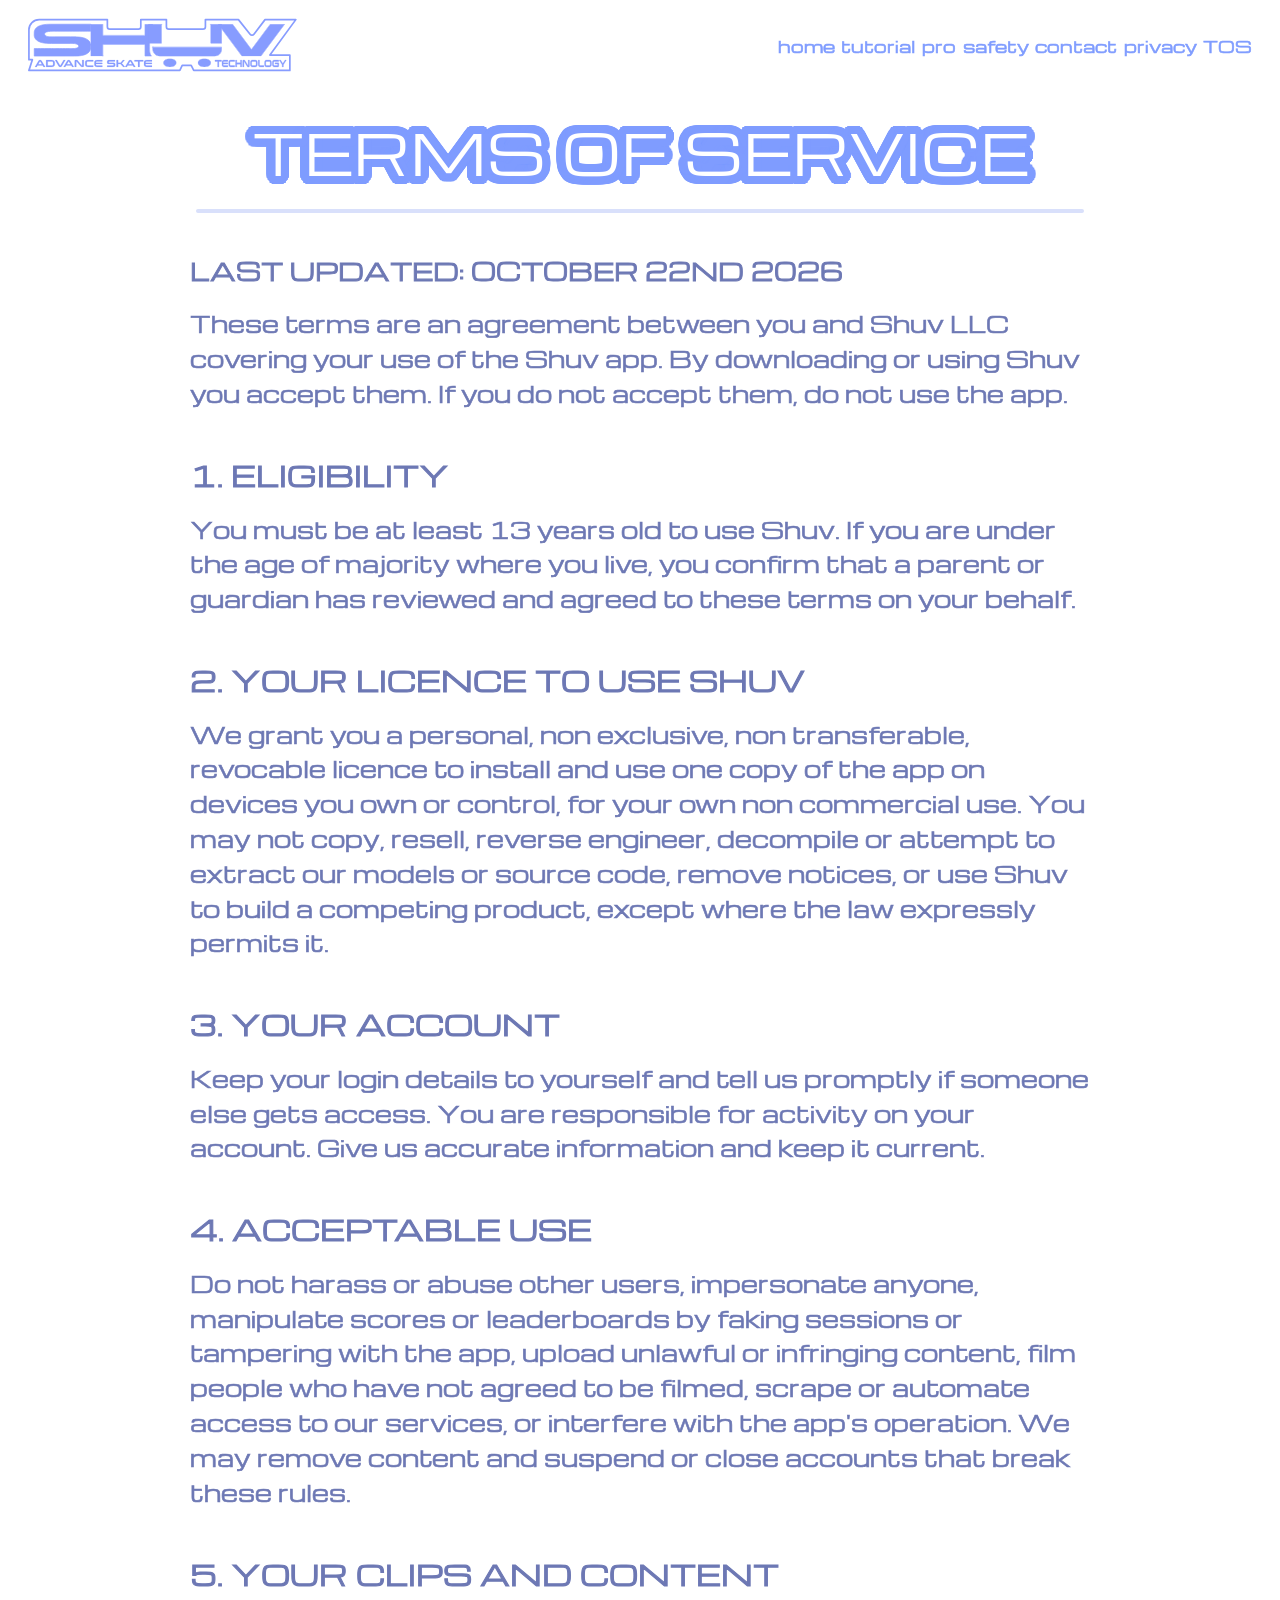
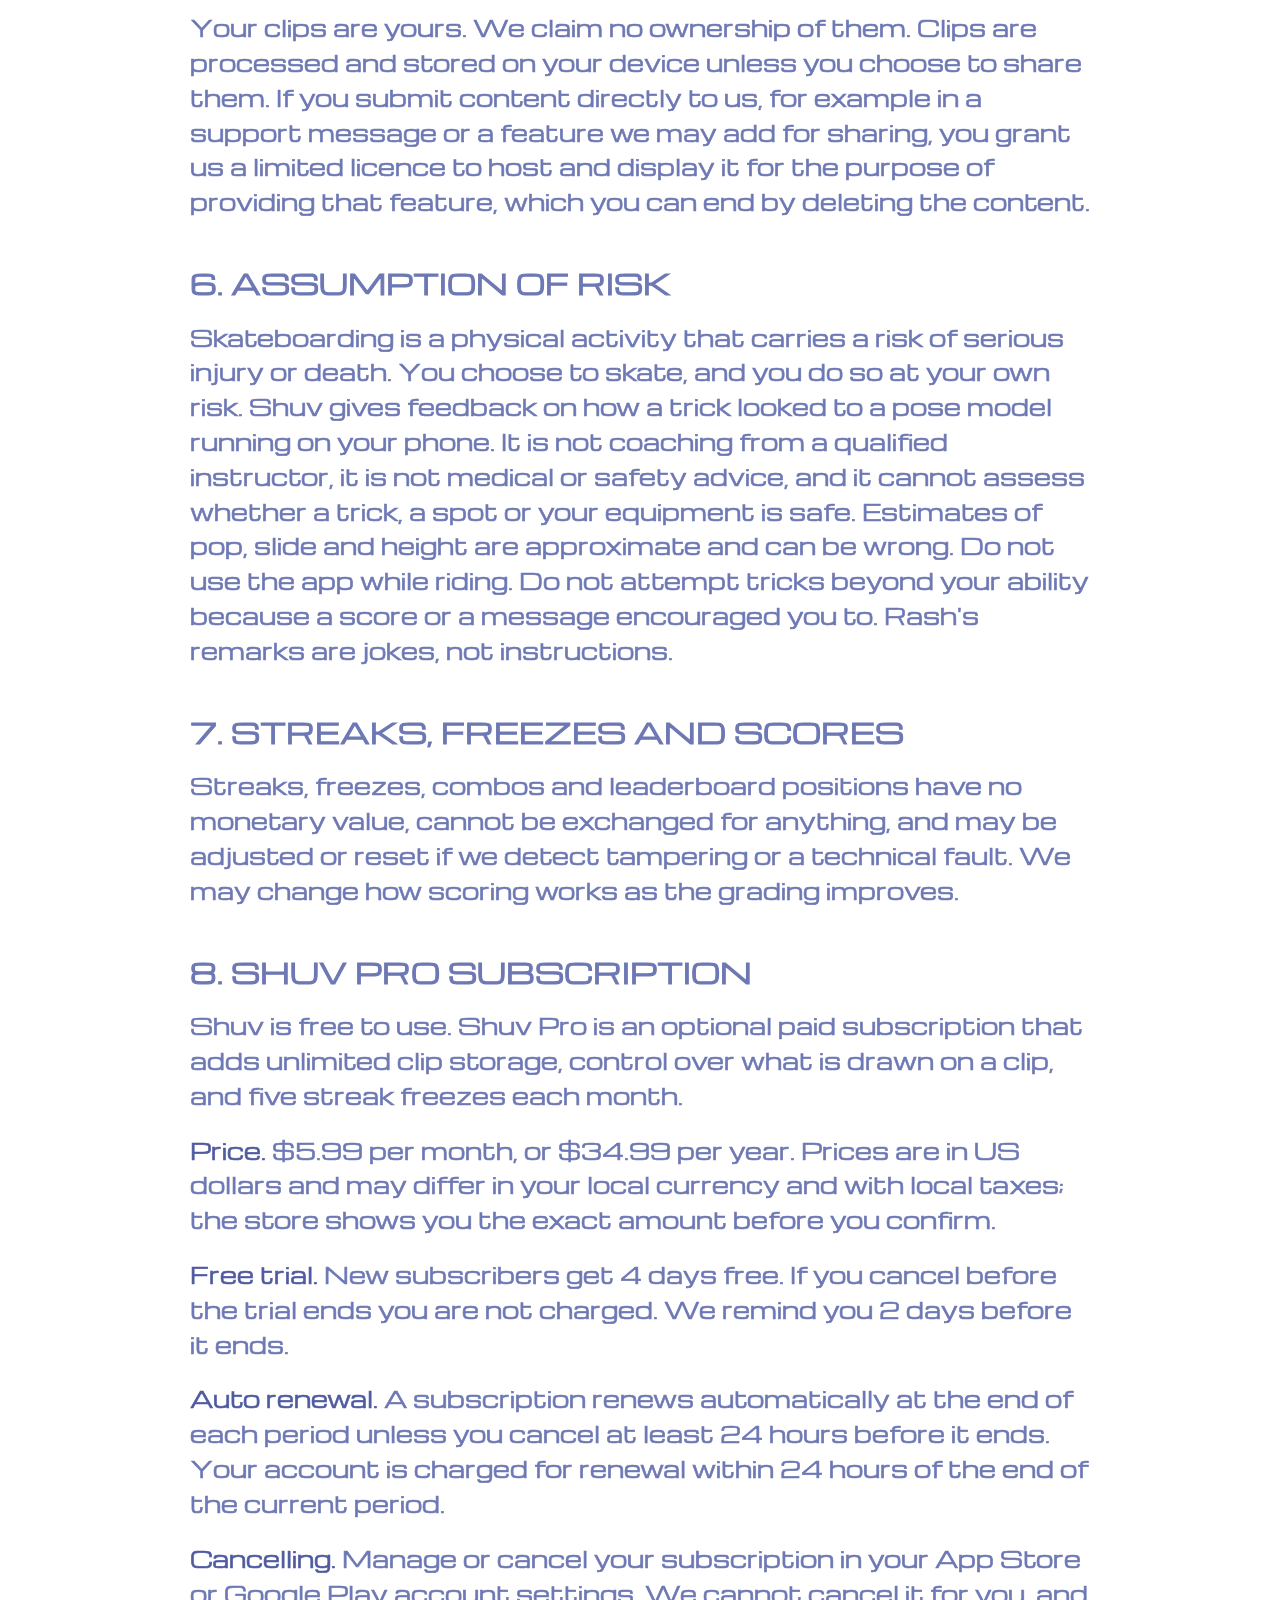
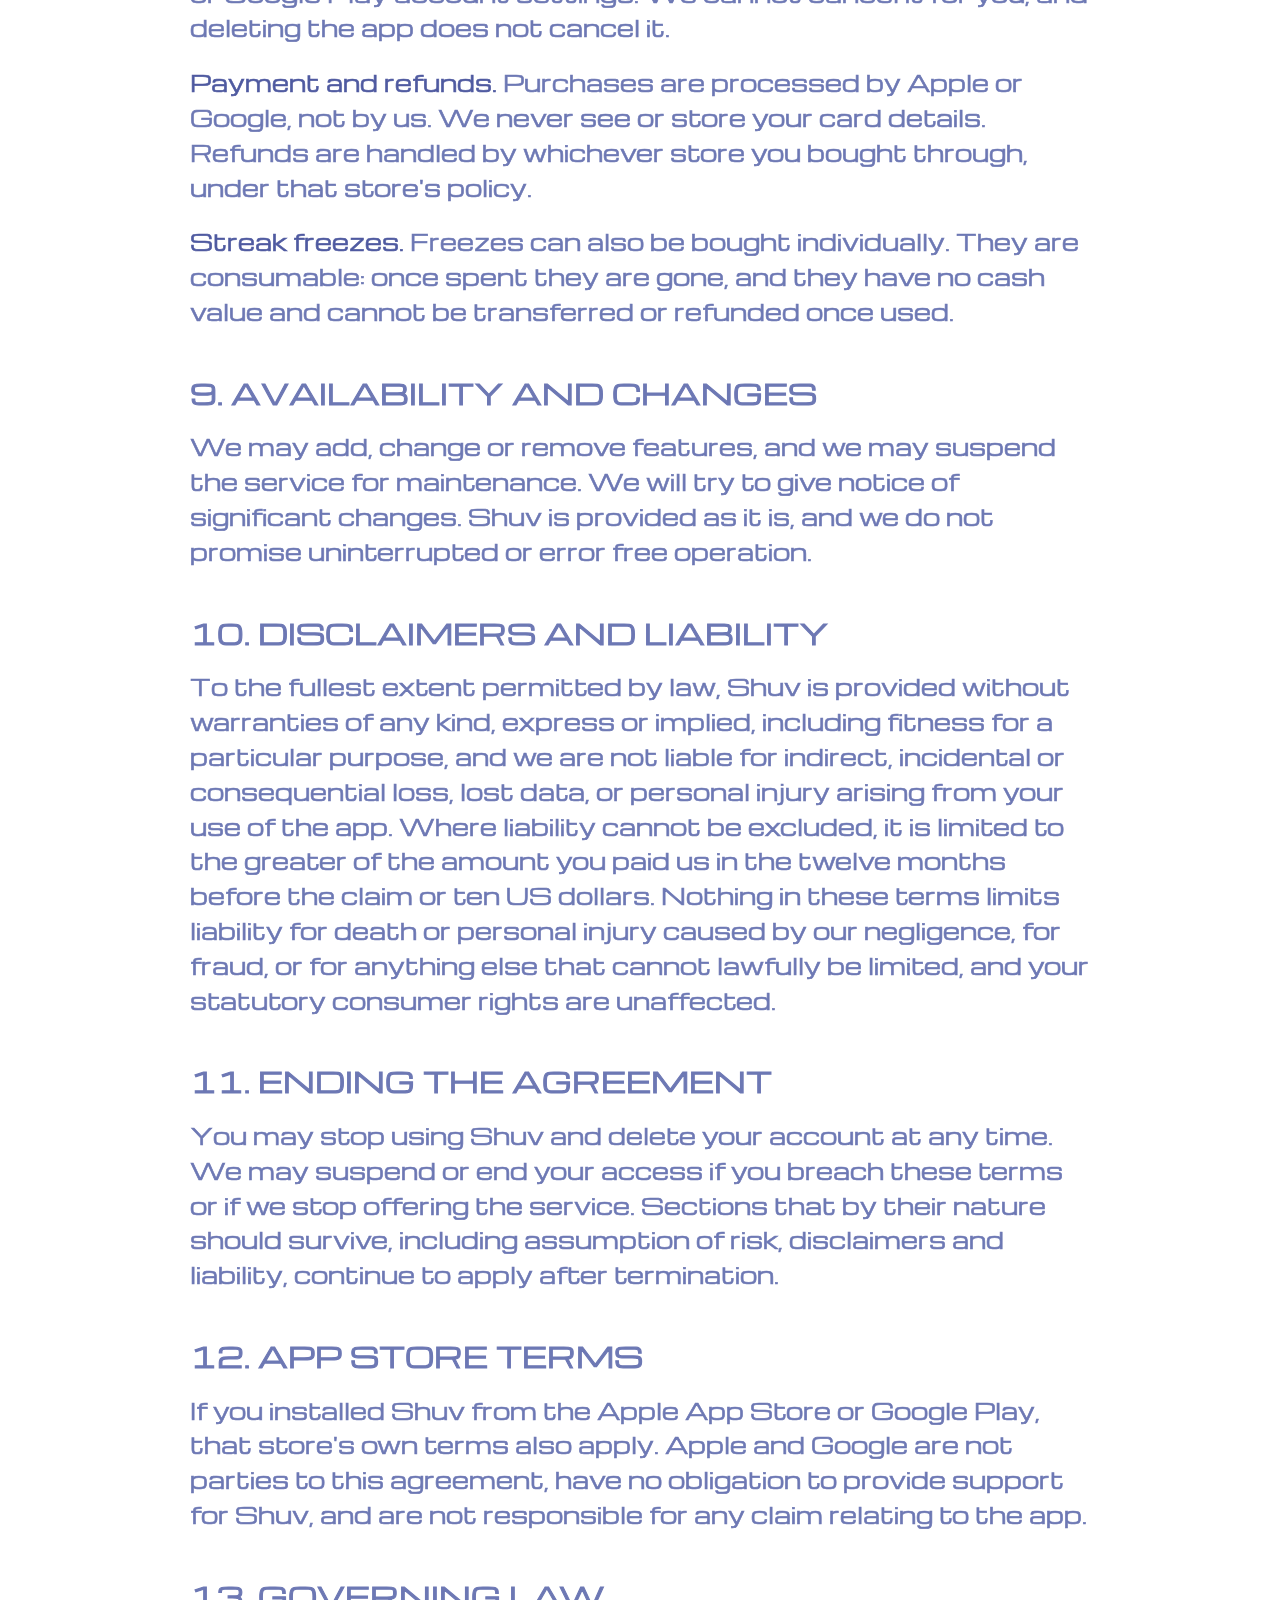
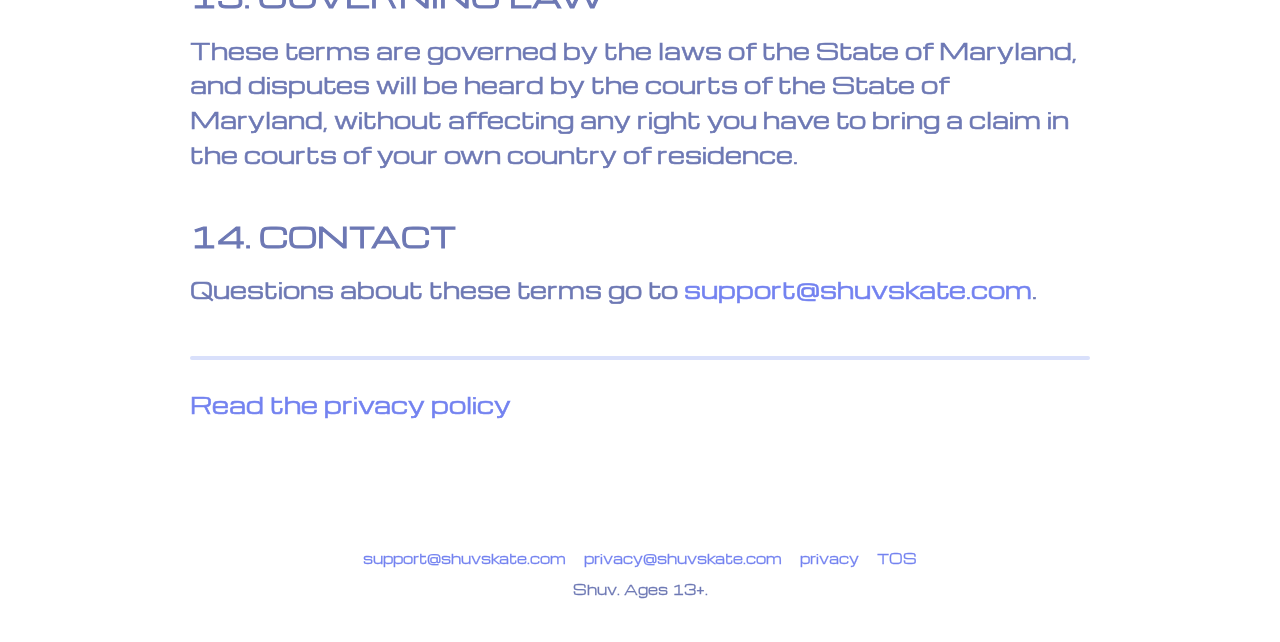
<file: terms.html>
<!doctype html>
<!--
  SHUV SITE: terms of service (terms.html)
  One responsive file for phone AND desktop. The phone layout is the default and
  css/shuv.css switches to the desktop layout at 900px wide. There are no separate mobile files.
  Shared across all 3 pages: header, phone menu and footer (marked below; keep them in sync),
  plus css/shuv.css and js/shuv.js.
  Must stay reachable at a stable public URL for the app store listings.
-->
<html lang="en">
<head>
  <meta charset="utf-8">
  <meta name="viewport" content="width=device-width, initial-scale=1">
  <title>Terms of service | Shuv</title>
  <meta name="description" content="The agreement that covers your use of the Shuv app.">
  <meta name="theme-color" content="#ffffff">
  <!-- The canonical link and og:url must be absolute, so they name the
       domain directly. If it ever changes, these and the addresses in the
       footer are the places to look. -->
  <link rel="canonical" href="https://shuvskate.com/terms.html">
  <link rel="icon" href="assets/favicon-32.png" sizes="32x32" type="image/png">
  <link rel="apple-touch-icon" href="assets/apple-touch-icon.png">
  <!-- People find Shuv through shared clips, so the share card is worth
       composing rather than letting a platform pick an image off the page. -->
  <meta property="og:type" content="website">
  <meta property="og:site_name" content="Shuv">
  <meta property="og:title" content="Terms of service | Shuv">
  <meta property="og:description" content="The agreement between you and Shuv.">
  <meta property="og:url" content="https://shuvskate.com/terms.html">
  <meta property="og:image" content="https://shuvskate.com/assets/og-image.png">
  <meta property="og:image:width" content="1200">
  <meta property="og:image:height" content="630">
  <meta name="twitter:card" content="summary_large_image">
  <link rel="preload" href="assets/fonts/Michroma-Regular.woff2" as="font" type="font/woff2" crossorigin>
  <link rel="stylesheet" href="css/shuv.css">
  <script src="js/shuv.js" defer></script>
</head>
<body>
<div class="page" id="top">

  <!-- ===== HEADER: repeated on all 3 pages. Keep them in sync. =====================
       On index.html the links are #sections; on the legal pages they are index.html#sections.
       Phone: logo centred + hamburger on the right. Desktop (900px+): logo left, text links right. -->
  <header class="site-header">
    <div class="site-header__inner">
      <a class="logo" href="index.html"><img src="assets/logo.svg" alt="Shuv, advance skate technology" width="440" height="89"></a>
      <nav class="nav-desktop" aria-label="Main">
        <a class="jello" href="index.html">home</a>
        <a class="jello" href="index.html#tutorial">tutorial</a>
        <a class="jello" href="index.html#pro">pro</a>
        <a class="jello" href="index.html#safety">safety</a>
        <a class="jello" href="index.html#contact">contact</a>
        <a class="jello" href="privacy.html">privacy</a>
        <a class="jello" href="terms.html" aria-current="page">TOS</a>
      </nav>
      <button class="menu-btn" type="button" aria-label="Open menu" aria-expanded="false" aria-controls="menu"><span></span><span></span><span></span></button>
    </div>
  </header>

  <!-- ===== PHONE MENU: repeated on all 3 pages. ===================================
       Slides in from the right when the hamburger is tapped (js/shuv.js, part 5). Hidden on desktop.
       The backdrop is invisible; it only catches taps outside the menu to close it. -->
  <div class="menu-backdrop" data-menu-close></div>
  <div class="menu" id="menu" role="dialog" aria-label="Menu" aria-hidden="true" tabindex="-1">
    <nav class="menu__nav" aria-label="Menu">
      <a class="jello" href="index.html" data-menu-close>home</a>
      <a class="jello" href="index.html#tutorial" data-menu-close>tutorial</a>
      <a class="jello" href="index.html#pro" data-menu-close>pro</a>
      <a class="jello" href="index.html#safety" data-menu-close>safety</a>
      <a class="jello" href="index.html#contact" data-menu-close>contact</a>
      <a class="jello" href="privacy.html" data-menu-close>privacy</a>
      <a class="jello" href="terms.html" data-menu-close aria-current="page">TOS</a>
    </nav>
    <button class="menu__close jello" type="button" data-menu-close>close</button>
  </div>

  <main id="main">
    <!-- ===== TERMS OF SERVICE ===========================================================
         Stable public URL: https://YOUR-DOMAIN/terms.html (use it as the EULA / terms link in the stores). -->
    <section class="doc-page">
      <h1 class="outline doc-page__title">Terms of service</h1>
      <div class="rule doc-page__rule"></div>
      <div class="doc">
        <!-- Operator and governing law filled in 7 Oct 2026 from the Maryland
             formation record. Work still outstanding on this page is tracked in
             the app repo, not here: this file is served to the public. -->
        <p class="doc__date">Last updated: October 22nd 2026</p>
        <p>These terms are an agreement between you and Shuv LLC covering your use of the Shuv app. By downloading or using Shuv you accept them. If you do not accept them, do not use the app.</p>
        <h2>1. Eligibility</h2>
        <p>You must be at least 13 years old to use Shuv. If you are under the age of majority where you live, you confirm that a parent or guardian has reviewed and agreed to these terms on your behalf.</p>
        <h2>2. Your licence to use Shuv</h2>
        <p>We grant you a personal, non exclusive, non transferable, revocable licence to install and use one copy of the app on devices you own or control, for your own non commercial use. You may not copy, resell, reverse engineer, decompile or attempt to extract our models or source code, remove notices, or use Shuv to build a competing product, except where the law expressly permits it.</p>
        <h2>3. Your account</h2>
        <p>Keep your login details to yourself and tell us promptly if someone else gets access. You are responsible for activity on your account. Give us accurate information and keep it current.</p>
        <h2>4. Acceptable use</h2>
        <p>Do not harass or abuse other users, impersonate anyone, manipulate scores or leaderboards by faking sessions or tampering with the app, upload unlawful or infringing content, film people who have not agreed to be filmed, scrape or automate access to our services, or interfere with the app's operation. We may remove content and suspend or close accounts that break these rules.</p>
        <h2>5. Your clips and content</h2>
        <p>Your clips are yours. We claim no ownership of them. Clips are processed and stored on your device unless you choose to share them. If you submit content directly to us, for example in a support message or a feature we may add for sharing, you grant us a limited licence to host and display it for the purpose of providing that feature, which you can end by deleting the content.</p>
        <h2>6. Assumption of risk</h2>
        <p>Skateboarding is a physical activity that carries a risk of serious injury or death. You choose to skate, and you do so at your own risk. Shuv gives feedback on how a trick looked to a pose model running on your phone. It is not coaching from a qualified instructor, it is not medical or safety advice, and it cannot assess whether a trick, a spot or your equipment is safe. Estimates of pop, slide and height are approximate and can be wrong. Do not use the app while riding. Do not attempt tricks beyond your ability because a score or a message encouraged you to. Rash's remarks are jokes, not instructions.</p>
        <h2>7. Streaks, freezes and scores</h2>
        <p>Streaks, freezes, combos and leaderboard positions have no monetary value, cannot be exchanged for anything, and may be adjusted or reset if we detect tampering or a technical fault. We may change how scoring works as the grading improves.</p>
        <h2>8. Shuv Pro subscription</h2>
        <p>Shuv is free to use. Shuv Pro is an optional paid subscription that adds unlimited clip storage, control over what is drawn on a clip, and five streak freezes each month.</p>
        <p><strong>Price.</strong> $5.99 per month, or $34.99 per year. Prices are in US dollars and may differ in your local currency and with local taxes; the store shows you the exact amount before you confirm.</p>
        <p><strong>Free trial.</strong> New subscribers get 4 days free. If you cancel before the trial ends you are not charged. We remind you 2 days before it ends.</p>
        <p><strong>Auto renewal.</strong> A subscription renews automatically at the end of each period unless you cancel at least 24 hours before it ends. Your account is charged for renewal within 24 hours of the end of the current period.</p>
        <p><strong>Cancelling.</strong> Manage or cancel your subscription in your App Store or Google Play account settings. We cannot cancel it for you, and deleting the app does not cancel it.</p>
        <p><strong>Payment and refunds.</strong> Purchases are processed by Apple or Google, not by us. We never see or store your card details. Refunds are handled by whichever store you bought through, under that store's policy.</p>
        <p><strong>Streak freezes.</strong> Freezes can also be bought individually. They are consumable: once spent they are gone, and they have no cash value and cannot be transferred or refunded once used.</p>
        <h2>9. Availability and changes</h2>
        <p>We may add, change or remove features, and we may suspend the service for maintenance. We will try to give notice of significant changes. Shuv is provided as it is, and we do not promise uninterrupted or error free operation.</p>
        <h2>10. Disclaimers and liability</h2>
        <p>To the fullest extent permitted by law, Shuv is provided without warranties of any kind, express or implied, including fitness for a particular purpose, and we are not liable for indirect, incidental or consequential loss, lost data, or personal injury arising from your use of the app. Where liability cannot be excluded, it is limited to the greater of the amount you paid us in the twelve months before the claim or ten US dollars. Nothing in these terms limits liability for death or personal injury caused by our negligence, for fraud, or for anything else that cannot lawfully be limited, and your statutory consumer rights are unaffected.</p>
        <h2>11. Ending the agreement</h2>
        <p>You may stop using Shuv and delete your account at any time. We may suspend or end your access if you breach these terms or if we stop offering the service. Sections that by their nature should survive, including assumption of risk, disclaimers and liability, continue to apply after termination.</p>
        <h2>12. App store terms</h2>
        <p>If you installed Shuv from the Apple App Store or Google Play, that store's own terms also apply. Apple and Google are not parties to this agreement, have no obligation to provide support for Shuv, and are not responsible for any claim relating to the app.</p>
        <h2>13. Governing law</h2>
        <p>These terms are governed by the laws of the State of Maryland, and disputes will be heard by the courts of the State of Maryland, without affecting any right you have to bring a claim in the courts of your own country of residence.</p>
        <h2>14. Contact</h2>
        <p>Questions about these terms go to <a href="mailto:support@shuvskate.com">support@shuvskate.com</a>.</p>
        <div class="rule doc__end-rule"></div>
        <p><a href="privacy.html">Read the privacy policy</a></p>
      </div>
    </section>
  </main>

  <!-- ===== FOOTER: repeated on all 3 pages. ===== -->
  <footer class="site-footer">
    <div class="site-footer__links">
      <a href="mailto:support@shuvskate.com">support@shuvskate.com</a>
      <a href="mailto:privacy@shuvskate.com">privacy@shuvskate.com</a>
      <a href="privacy.html">privacy</a>
      <a href="terms.html">TOS</a>
    </div>
    <div class="site-footer__small">Shuv. Ages 13+.</div>
  </footer>
</div>
</body>
</html>
</file>
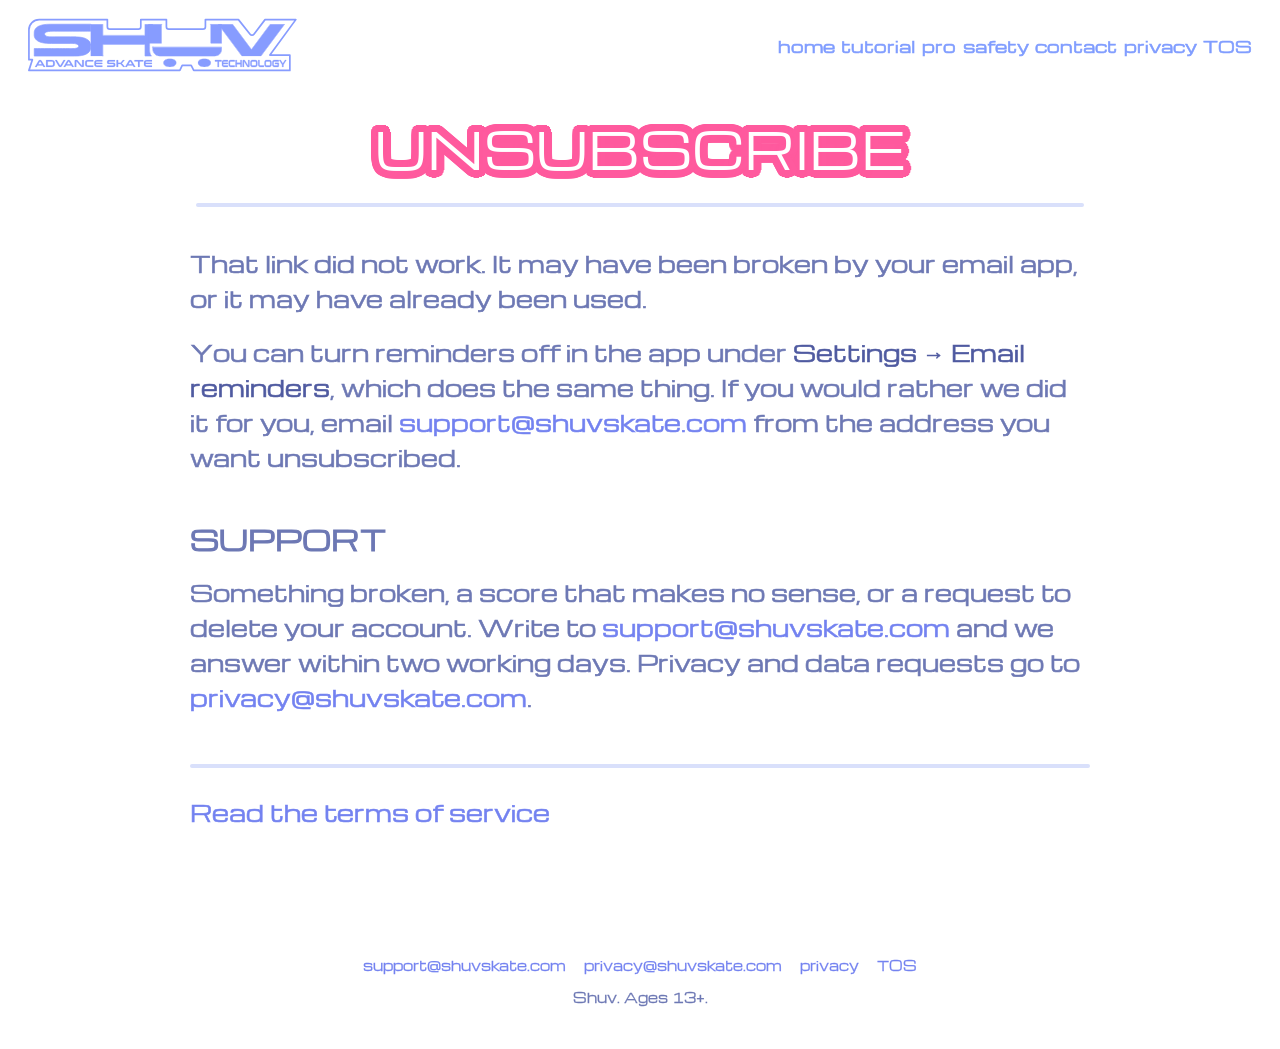
<file: unsubscribe.html>
<!doctype html>
<!--
  SHUV SITE: unsubscribe (unsubscribe.html)
  One responsive file for phone AND desktop. The phone layout is the default and
  css/shuv.css switches to the desktop layout at 900px wide. There are no separate mobile files.
  Shared across all 3 pages: header, phone menu and footer (marked below; keep them in sync),
  plus css/shuv.css and js/shuv.js.
  THE EMAILS LINK HERE. Every lifecycle email carries {{UNSUBSCRIBE}}, which must
  point at this page with a token: unsubscribe.html?t=<token>.

  IT HAS TO WORK WITHOUT SIGNING IN. Somebody who cannot get into their account is
  exactly the person who wants off the list, so the token in the URL is the whole
  authorisation. That is also why it can only ever unsubscribe: a link that could
  do anything else would be a link anyone could forge.

  Required by law on marketing email in the UK, the EU and the US alike. It is NOT
  on the password reset email, deliberately — that one is transactional, and a reset
  nobody can receive is a locked account.
-->
<html lang="en">
<head>
  <meta charset="utf-8">
  <meta name="viewport" content="width=device-width, initial-scale=1">
  <title>Unsubscribe | Shuv</title>
  <meta name="description" content="Stop receiving Shuv streak reminder emails.">
  <meta name="theme-color" content="#ffffff">
  <!-- The canonical link and og:url must be absolute, so they name the
       domain directly. If it ever changes, these and the addresses in the
       footer are the places to look. -->
  <link rel="canonical" href="https://shuvskate.com/unsubscribe.html">
  <link rel="icon" href="assets/favicon-32.png" sizes="32x32" type="image/png">
  <link rel="apple-touch-icon" href="assets/apple-touch-icon.png">
  <!-- An unsubscribe page has no business in a search index. -->
  <meta name="robots" content="noindex">
  <!-- People find Shuv through shared clips, so the share card is worth
       composing rather than letting a platform pick an image off the page. -->
  <meta property="og:type" content="website">
  <meta property="og:site_name" content="Shuv">
  <meta property="og:title" content="Unsubscribe | Shuv">
  <meta property="og:description" content="Stop receiving Shuv streak reminder emails.">
  <meta property="og:url" content="https://shuvskate.com/unsubscribe.html">
  <meta property="og:image" content="https://shuvskate.com/assets/og-image.png">
  <meta property="og:image:width" content="1200">
  <meta property="og:image:height" content="630">
  <meta name="twitter:card" content="summary_large_image">
  <link rel="preload" href="assets/fonts/Michroma-Regular.woff2" as="font" type="font/woff2" crossorigin>
  <link rel="stylesheet" href="css/shuv.css">
  <script src="js/shuv.js" defer></script>
</head>
<body>
<div class="page" id="top">

  <!-- ===== HEADER: repeated on all 3 pages. Keep them in sync. =====================
       On index.html the links are #sections; on the legal pages they are index.html#sections.
       Phone: logo centred + hamburger on the right. Desktop (900px+): logo left, text links right. -->
  <header class="site-header">
    <div class="site-header__inner">
      <a class="logo" href="index.html"><img src="assets/logo.svg" alt="Shuv, advance skate technology" width="440" height="89"></a>
      <nav class="nav-desktop" aria-label="Main">
        <a class="jello" href="index.html">home</a>
        <a class="jello" href="index.html#tutorial">tutorial</a>
        <a class="jello" href="index.html#pro">pro</a>
        <a class="jello" href="index.html#safety">safety</a>
        <a class="jello" href="index.html#contact">contact</a>
        <a class="jello" href="privacy.html" aria-current="page">privacy</a>
        <a class="jello" href="terms.html">TOS</a>
      </nav>
      <button class="menu-btn" type="button" aria-label="Open menu" aria-expanded="false" aria-controls="menu"><span></span><span></span><span></span></button>
    </div>
  </header>

  <!-- ===== PHONE MENU: repeated on all 3 pages. ===================================
       Slides in from the right when the hamburger is tapped (js/shuv.js, part 5). Hidden on desktop.
       The backdrop is invisible; it only catches taps outside the menu to close it. -->
  <div class="menu-backdrop" data-menu-close></div>
  <div class="menu" id="menu" role="dialog" aria-label="Menu" aria-hidden="true" tabindex="-1">
    <nav class="menu__nav" aria-label="Menu">
      <a class="jello" href="index.html" data-menu-close>home</a>
      <a class="jello" href="index.html#tutorial" data-menu-close>tutorial</a>
      <a class="jello" href="index.html#pro" data-menu-close>pro</a>
      <a class="jello" href="index.html#safety" data-menu-close>safety</a>
      <a class="jello" href="index.html#contact" data-menu-close>contact</a>
      <a class="jello" href="privacy.html" data-menu-close aria-current="page">privacy</a>
      <a class="jello" href="terms.html" data-menu-close>TOS</a>
    </nav>
    <button class="menu__close jello" type="button" data-menu-close>close</button>
  </div>

  <main id="main">
    <!-- ===== PRIVACY POLICY ============================================================
         Stable public URL for App Store Connect and Google Play Console:
         https://YOUR-DOMAIN/privacy.html   Don't rename or move this file once it has been submitted. -->
    <section class="doc-page">
      <h1 class="outline outline--pink doc-page__title doc-page__title--long">Unsubscribe</h1>
      <div class="rule doc-page__rule"></div>
      <div class="doc">
        <!-- No placeholders on this page; the operator details live on
             privacy.html and terms.html. -->
        <p id="unsub-status" class="doc__date">Checking your link…</p>

        <div id="unsub-ok" hidden>
          <p>You are unsubscribed. We will not send you any more streak reminders.</p>
          <p>This does not touch your account, your streak or your clips, and it does not stop the emails we have to send you — a password reset, for instance, still has to arrive or you could not get back in.</p>
          <p>You can turn reminders back on any time in the app, under <strong>Settings &rarr; Email reminders</strong>.</p>
        </div>

        <div id="unsub-bad" hidden>
          <p>That link did not work. It may have been broken by your email app, or it may have already been used.</p>
          <p>You can turn reminders off in the app under <strong>Settings &rarr; Email reminders</strong>, which does the same thing. If you would rather we did it for you, email <a href="mailto:support@shuvskate.com">support@shuvskate.com</a> from the address you want unsubscribed.</p>
        </div>

        <h2 id="support">Support</h2>
        <p>Something broken, a score that makes no sense, or a request to delete your account. Write to <a href="mailto:support@shuvskate.com">support@shuvskate.com</a> and we answer within two working days. Privacy and data requests go to <a href="mailto:privacy@shuvskate.com">privacy@shuvskate.com</a>.</p>
        <div class="rule doc__end-rule"></div>
        <p><a href="terms.html">Read the terms of service</a></p>
      </div>
    </section>
  </main>

  <!-- ===== FOOTER: repeated on all 3 pages. ===== -->
  <footer class="site-footer">
    <div class="site-footer__links">
      <a href="mailto:support@shuvskate.com">support@shuvskate.com</a>
      <a href="mailto:privacy@shuvskate.com">privacy@shuvskate.com</a>
      <a href="privacy.html">privacy</a>
      <a href="terms.html">TOS</a>
    </div>
    <div class="site-footer__small">Shuv. Ages 13+.</div>
  </footer>
</div>
</body>
</html>
</file>
<file: css/shuv.css>
/* ===== MICHROMA, SELF HOSTED ==============================================
   It used to come from Google Fonts. Two reasons it does not any more:

   1. PRIVACY. A Google Fonts stylesheet hands every visitor's IP address
      to Google before a single word of the page renders. A German court
      has already ruled that a GDPR breach, and this site has to carry a
      privacy policy that says what it shares — "nothing, unless you ask
      us to" is a much easier sentence to write truthfully.
   2. IT IS FASTER. Two preconnects and a blocking stylesheet on another
      origin, to fetch a 26 KB file, versus fetching the 26 KB file.

   Michroma is SIL Open Font Licence 1.1, which permits this as long as
   the licence travels with it — see assets/fonts/OFL.txt.

   swap, so the page is readable in a fallback while the font arrives
   rather than showing nothing.
   ========================================================================= */
@font-face {
  font-family: 'Michroma';
  src: url('../assets/fonts/Michroma-Regular.woff2') format('woff2'),
       url('../assets/fonts/Michroma-Regular.ttf') format('truetype');
  font-weight: 400;
  font-style: normal;
  font-display: swap;
}

/* ==========================================================================
   Shuv site: shared stylesheet for index.html, privacy.html and terms.html

   HOW THE LAYOUT WORKS
   - The phone layout is the default. Everything inside the DESKTOP media
     query at the bottom (min-width: 900px) switches to the desktop layout.
     There are no separate mobile/desktop files.
   - Sizes come from the custom properties in :root, so most layout tweaks
     are a one line edit there (phone values first, desktop values in the
     media query).
   - Michroma ships a single weight. Text is thickened with a thin
     -webkit-text-stroke in its own colour (0.03em body, about 0.045em
     headings). Keep that when porting, or the type looks too light.
   ========================================================================== */

/* ---------- 1. Tokens ---------------------------------------------------- */
:root {
  /* Brand colours (from the app theme) */
  --cobalt: #2742dd;       /* borders + hard "depth" shadows */
  --peri: #7382f0;         /* primary: button fills, card headings */
  --peri-soft: #7f9cff;    /* nav links, most outlined headings, menu */
  --ink: #1b2150;          /* strongest text: prices, typed input */
  --text: #6d78b4;         /* body copy */
  --muted: #8088b8;
  --panel: #eef1ff;        /* Pro column highlight */
  --rule: #d9e0fb;         /* divider lines */
  --good: #22c97a;         /* speech bubble, "First 4 days free" */
  --pink: #ff5a9e;         /* safety box, menu close button */
  --pink-deep: #c2185b;
  --legal-strong: #4f5aa0; /* bold lead-ins in the privacy policy */

  /* Type scale, PHONE. Scales with the screen (vw) to match the phone
     mockups, but is capped so tablets (600 to 899px wide) don't balloon. */
  --h1: min(7.6vw, 43px);     /* hero headline */
  --big: min(11.5vw, 66px);   /* section titles: TUTORIAL, SAFETY, ... */
  --ch: min(7.4vw, 36px);     /* card headings */
  --body: min(4.6vw, 26px);   /* body copy */
  --btn: min(4.3vw, 24px);    /* button labels */

  /* Spacing, PHONE */
  --pad: 2vw;        /* page side padding */
  --hdr-r: 3.5vw;    /* header side padding */
  --why-in: 4vw;     /* extra side inset: "Why choose Shuv?" */
  --form-in: 4vw;    /* extra side inset: contact form */
  --doc-in: 4.5vw;   /* extra side inset: legal text */
  --pop-mt: -12%;    /* pulls the skater scene up under the Pop card */
  --pop-mb: 0px;

  /* Sticky header height. js/shuv.js keeps this equal to the real header,
     so jumps to #sections land just below it instead of under it. */
  --header-h: 72px;
}

/* ---------- 2. Base ------------------------------------------------------ */
*, *::before, *::after { box-sizing: border-box; }
html { -webkit-text-size-adjust: 100%; }
body {
  margin: 0;
  background: #fff;
  color: var(--text);
  font-family: Michroma, "Arial Black", sans-serif;
  -webkit-font-smoothing: antialiased;
  animation: page-in .35s ease;           /* every page fades in on load */
}
/* Added by js/shuv.js just before going to another page of the site */
body.is-leaving { opacity: 0; transition: opacity .3s ease; }
@keyframes page-in { from { opacity: 0; } }

/* Wrapper for the whole page. "clip" (not "hidden") so the sticky header
   keeps working while nothing can cause sideways scrolling on phones. */
.page {
  max-width: 1600px;
  margin-inline: auto; min-height: 100vh; overflow-x: clip; }

h1, h2, h3 { font-weight: 400; }        /* Michroma has no bold; never synthesize it */
a { color: var(--peri); text-decoration: none; }
a:hover { color: var(--cobalt); }
img { max-width: 100%; height: auto; display: block; }
::selection { background: var(--peri); color: #fff; }
input::placeholder, textarea::placeholder { color: #9aa8f5; text-transform: uppercase; }

/* Anchor targets stop just below the sticky header */
[id] { scroll-margin-top: calc(var(--header-h) + 14px); }

.sr-only {
  position: absolute; width: 1px; height: 1px; padding: 0; margin: -1px;
  overflow: hidden; clip: rect(0, 0, 0, 0); white-space: nowrap; border: 0;
}

/* ---------- 3. Shared pieces --------------------------------------------- */

/* Outlined headings: white letters with a thick round outline, like the
   app's headings. Built from 48 hard text-shadows in a circle of radius
   --o (0.15em = the app's 3px outline on 20px text, kept as a ratio).
   Don't swap this for -webkit-text-stroke: that gives sharp mitred corners.
   Colour: default periwinkle-soft; add .outline--peri or .outline--pink. */
.outline {
  --o: 0.15em;
  --oc: var(--peri-soft);
  color: #fff;
  text-transform: uppercase;
  -webkit-text-stroke: 0;
  text-shadow:
    calc(var(--o) * 1.000) calc(var(--o) * 0.000) 0 var(--oc),
    calc(var(--o) * 0.991) calc(var(--o) * 0.131) 0 var(--oc),
    calc(var(--o) * 0.966) calc(var(--o) * 0.259) 0 var(--oc),
    calc(var(--o) * 0.924) calc(var(--o) * 0.383) 0 var(--oc),
    calc(var(--o) * 0.866) calc(var(--o) * 0.500) 0 var(--oc),
    calc(var(--o) * 0.793) calc(var(--o) * 0.609) 0 var(--oc),
    calc(var(--o) * 0.707) calc(var(--o) * 0.707) 0 var(--oc),
    calc(var(--o) * 0.609) calc(var(--o) * 0.793) 0 var(--oc),
    calc(var(--o) * 0.500) calc(var(--o) * 0.866) 0 var(--oc),
    calc(var(--o) * 0.383) calc(var(--o) * 0.924) 0 var(--oc),
    calc(var(--o) * 0.259) calc(var(--o) * 0.966) 0 var(--oc),
    calc(var(--o) * 0.131) calc(var(--o) * 0.991) 0 var(--oc),
    calc(var(--o) * 0.000) calc(var(--o) * 1.000) 0 var(--oc),
    calc(var(--o) * -0.131) calc(var(--o) * 0.991) 0 var(--oc),
    calc(var(--o) * -0.259) calc(var(--o) * 0.966) 0 var(--oc),
    calc(var(--o) * -0.383) calc(var(--o) * 0.924) 0 var(--oc),
    calc(var(--o) * -0.500) calc(var(--o) * 0.866) 0 var(--oc),
    calc(var(--o) * -0.609) calc(var(--o) * 0.793) 0 var(--oc),
    calc(var(--o) * -0.707) calc(var(--o) * 0.707) 0 var(--oc),
    calc(var(--o) * -0.793) calc(var(--o) * 0.609) 0 var(--oc),
    calc(var(--o) * -0.866) calc(var(--o) * 0.500) 0 var(--oc),
    calc(var(--o) * -0.924) calc(var(--o) * 0.383) 0 var(--oc),
    calc(var(--o) * -0.966) calc(var(--o) * 0.259) 0 var(--oc),
    calc(var(--o) * -0.991) calc(var(--o) * 0.131) 0 var(--oc),
    calc(var(--o) * -1.000) calc(var(--o) * 0.000) 0 var(--oc),
    calc(var(--o) * -0.991) calc(var(--o) * -0.131) 0 var(--oc),
    calc(var(--o) * -0.966) calc(var(--o) * -0.259) 0 var(--oc),
    calc(var(--o) * -0.924) calc(var(--o) * -0.383) 0 var(--oc),
    calc(var(--o) * -0.866) calc(var(--o) * -0.500) 0 var(--oc),
    calc(var(--o) * -0.793) calc(var(--o) * -0.609) 0 var(--oc),
    calc(var(--o) * -0.707) calc(var(--o) * -0.707) 0 var(--oc),
    calc(var(--o) * -0.609) calc(var(--o) * -0.793) 0 var(--oc),
    calc(var(--o) * -0.500) calc(var(--o) * -0.866) 0 var(--oc),
    calc(var(--o) * -0.383) calc(var(--o) * -0.924) 0 var(--oc),
    calc(var(--o) * -0.259) calc(var(--o) * -0.966) 0 var(--oc),
    calc(var(--o) * -0.131) calc(var(--o) * -0.991) 0 var(--oc),
    calc(var(--o) * 0.000) calc(var(--o) * -1.000) 0 var(--oc),
    calc(var(--o) * 0.131) calc(var(--o) * -0.991) 0 var(--oc),
    calc(var(--o) * 0.259) calc(var(--o) * -0.966) 0 var(--oc),
    calc(var(--o) * 0.383) calc(var(--o) * -0.924) 0 var(--oc),
    calc(var(--o) * 0.500) calc(var(--o) * -0.866) 0 var(--oc),
    calc(var(--o) * 0.609) calc(var(--o) * -0.793) 0 var(--oc),
    calc(var(--o) * 0.707) calc(var(--o) * -0.707) 0 var(--oc),
    calc(var(--o) * 0.793) calc(var(--o) * -0.609) 0 var(--oc),
    calc(var(--o) * 0.866) calc(var(--o) * -0.500) 0 var(--oc),
    calc(var(--o) * 0.924) calc(var(--o) * -0.383) 0 var(--oc),
    calc(var(--o) * 0.966) calc(var(--o) * -0.259) 0 var(--oc),
    calc(var(--o) * 0.991) calc(var(--o) * -0.131) 0 var(--oc);
}
.outline--peri { --oc: var(--peri); }
.outline--pink { --oc: var(--pink); }

/* Divider line */
.rule { height: 4px; border-radius: 2px; background: var(--rule); }

/* Cards: 4px cobalt border + hard 8px cobalt shadow (no blur) */
.card {
  border: 4px solid var(--cobalt);
  border-radius: 28px;
  box-shadow: 0 8px 0 var(--cobalt);
  background: #fff;
  padding: .8em .5em .9em;
  text-align: center;
  font-size: var(--body);
}
.card__title {
  margin: 0;
  color: var(--peri);
  text-transform: uppercase;
  font-size: var(--ch);
  line-height: 1.15;
  -webkit-text-stroke: .045em currentColor;
}
.card__text { margin: .6em 0 0; line-height: 1.3; -webkit-text-stroke: .03em currentColor; }

/* Buttons press down onto their shadow */
.btn {
  display: block;
  width: 100%;
  border: 4px solid var(--cobalt);
  border-radius: 24px;
  background: var(--peri);
  box-shadow: 0 8px 0 var(--cobalt);
  color: #fff;
  font-family: inherit;
  font-size: var(--btn);
  text-transform: uppercase;
  padding: .8em .6em;
  cursor: pointer;
  -webkit-text-stroke: .035em currentColor;
  transition: transform .08s ease, box-shadow .08s ease;
}
.btn:active { transform: translateY(8px); box-shadow: 0 0 0 var(--cobalt); }

/* "Jello" press. js/shuv.js adds .is-jello to any .jello element on
   pointerdown. Uses the separate `scale` property so it combines with the
   :active translate above. */
@keyframes shuv-jello {
  0%   { scale: 1 1; }
  25%  { scale: 1.12 .86; }
  40%  { scale: .9 1.1; }
  55%  { scale: 1.06 .95; }
  70%  { scale: .97 1.03; }
  85%  { scale: 1.01 .99; }
  100% { scale: 1 1; }
}
.is-jello { animation: shuv-jello .6s cubic-bezier(.3, .7, .4, 1); }

/* ---------- 4. Header ---------------------------------------------------- */
.site-header { position: sticky; top: 0; z-index: 40; background: #fff; }
/* PHONE: logo centred, hamburger on the right */
.site-header__inner {
  display: grid;
  grid-template-columns: 44px minmax(0, 1fr) 44px;
  align-items: center;
  gap: 8px;
  padding: 14px var(--hdr-r);
}
.logo { grid-column: 2; justify-self: center; }
.logo img { width: min(220px, 58vw); }
.nav-desktop { display: none; }
.menu-btn {
  grid-column: 3;
  width: 44px; height: 44px;
  border: 0; background: transparent;
  padding: 6px 2px;
  display: flex; flex-direction: column; justify-content: space-between;
  cursor: pointer;
}
.menu-btn span { display: block; height: 6px; background: var(--peri-soft); }

/* ---------- 5. Phone menu (slides in from the right) ---------------------- */
.menu-backdrop { position: fixed; inset: 0; z-index: 50; pointer-events: none; }
.menu-backdrop.is-open { pointer-events: auto; }
.menu {
  position: fixed; z-index: 60;
  top: 92px; right: 0;
  width: min(72vw, 380px);
  max-height: calc(100dvh - 108px);      /* scrolls on short/landscape phones */
  overflow-y: auto;
  background: #fff;
  border: 6px solid var(--peri-soft);
  border-right: 0;
  border-radius: 56px 0 0 56px;
  padding: 32px 20px 40px;
  display: flex; flex-direction: column; align-items: center; gap: 36px;
  transform: translateX(calc(100% + 12px));
  visibility: hidden;
  transition: transform .42s cubic-bezier(.22, .8, .24, 1), visibility 0s linear .42s;
}
.menu.is-open {
  transform: none;
  visibility: visible;
  box-shadow: -12px 0 0 rgba(127, 156, 255, .18);
  transition: transform .42s cubic-bezier(.22, .8, .24, 1);
}
.menu:focus { outline: none; }
.menu__nav {
  display: flex; flex-direction: column; align-items: center; gap: 4px;
  font-size: clamp(34px, 10.5vw, 52px);
  line-height: 1.12;
  -webkit-text-stroke: .04em currentColor;
}
.menu__nav a { color: var(--peri-soft); }
.menu__close {
  width: 100%;
  border: 4px solid var(--pink-deep);
  border-radius: 22px;
  background: var(--pink);
  box-shadow: 0 8px 0 var(--pink-deep);
  color: #fff;
  font-family: inherit;
  font-size: clamp(30px, 9vw, 44px);
  padding: 10px 0 14px;
  cursor: pointer;
  -webkit-text-stroke: .04em currentColor;
  transition: transform .08s ease, box-shadow .08s ease;
}
.menu__close:active { transform: translateY(8px); box-shadow: 0 0 0 var(--pink-deep); }

/* ---------- 6. Home: hero ------------------------------------------------ */
.hero {
  max-width: 1600px; margin: 0 auto;
  padding: 16px var(--pad) 40px;
  display: flex; flex-wrap: wrap; align-items: center; gap: 28px 48px;
}
.hero__art { flex: 1 1 380px; position: relative; padding-bottom: 20px; }
.hero__art > img { width: min(88%, 720px); margin: 0 auto; }
.hero__copy { flex: 1 1 380px; display: flex; flex-direction: column; align-items: center; justify-content: center; }
.hero__title { margin: 0; text-align: center; font-size: var(--h1); line-height: 1.22; text-wrap: balance; }
/* Who Rash is, said once, before every later line talks about him as if
   the visitor already knew. Card-heading size so it reads as part of the
   headline rather than body copy, and the page's own accent colour. */
.hero__sub { margin: 0.6em 0 0; text-align: center; font-size: var(--ch); line-height: 1.25; color: var(--peri); text-wrap: balance;
  /* Michroma has one weight, so bold is faked the same way the headings do it */
  -webkit-text-stroke: .045em currentColor; }

/* Store badges. PHONE: pinned bottom right of Rash. DESKTOP: bottom left. */
.store-badges { position: absolute; right: 0; bottom: 0; display: grid; gap: 12px; justify-items: start; }
.store-badge {
  border: 3px solid var(--cobalt);
  border-radius: 14px;
  background: #fff;
  box-shadow: 0 5px 0 var(--cobalt);
  padding: 8px 14px;
  color: var(--ink);
}
.store-badge--fill { background: var(--peri); color: #fff; }
/* A badge that actually goes somewhere. No motion on hover: a deeper
   shadow reads as a press without tripping prefers-reduced-motion. */
a.store-badge { text-decoration: none; }
a.store-badge:hover, a.store-badge:focus-visible { box-shadow: 0 7px 0 var(--cobalt); }
.store-badge__kicker {
  display: block;
  font-family: Arial, Helvetica, sans-serif;
  font-weight: 700;
  font-size: 9px;
  letter-spacing: .18em;
  text-transform: uppercase;
  color: var(--text);
}
.store-badge--fill .store-badge__kicker { color: inherit; }
.store-badge__name { display: block; margin-top: 2px; font-size: 13px; text-transform: uppercase; -webkit-text-stroke: .03em currentColor; }

/* ---------- 7. Home: Pop. Slide. Land. ------------------------------------ */
.pop {
  max-width: 1600px; margin: 0 auto;
  padding: 48px var(--pad);
  display: flex; flex-direction: row-reverse; flex-wrap: wrap; align-items: center; gap: 40px 48px;
}
.pop__card { position: relative; z-index: 2; flex: 1 1 420px; }
.pop__card .card__title { line-height: 1.1; }

/* The scene is one fixed-aspect box. Every piece is absolutely positioned
   in % of the box (measured from the mockup), and the speech bubble is
   sized in cqw (container query units), so the scene scales like a picture.
   Edit positions here, not in the HTML. */
.pop-scene {
  position: relative; z-index: 1;
  flex: 1 1 380px;
  max-width: 820px;
  margin: var(--pop-mt) auto var(--pop-mb);
  aspect-ratio: 1080 / 1645;
  container-type: inline-size;
}
.pop-scene > img { position: absolute; }
.pop-scene__girl  { left: 15.7%;  top: 13.09%; width: 70%; }
.pop-scene__combo { left: 10.95%; top: 7.6%;   width: 24.96%; }
.pop-scene__auto  { left: 35.06%; top: 14.1%;  width: 40.48%; }
.pop-scene__rec   { left: 75.84%; top: 8.85%;  width: 17.29%; }
.pop-scene__rash  { left: 12%;    top: 67.62%; width: 29.5%; }

/* Speech bubble, same construction as the app's camera bubble:
   thick bottom border, tail = green triangle with a smaller white one inside. */
.bubble {
  position: absolute; left: 40.7%; top: 83.81%; width: 44%;
  border: .7cqw solid var(--good);
  border-bottom-width: 1.63cqw;
  border-radius: 3.73cqw;
  background: #fff;
  padding: 1.4cqw 3.03cqw;
}
.bubble::before, .bubble::after { content: ""; position: absolute; width: 0; height: 0; }
.bubble::before {
  left: -3.5cqw; top: 3.27cqw;
  border-top: 1.4cqw solid transparent;
  border-bottom: 2.8cqw solid transparent;
  border-right: 3.5cqw solid var(--good);
}
.bubble::after {
  left: -2.1cqw; top: 3.97cqw;
  border-top: .7cqw solid transparent;
  border-bottom: 1.17cqw solid transparent;
  border-right: 3.03cqw solid #fff;
}
.bubble p {
  position: relative; margin: 0;
  color: var(--peri);
  font-size: 3.5cqw;
  line-height: 1.4;
  -webkit-text-stroke: .06em currentColor;
  paint-order: stroke fill;
}

/* ---------- 8. Home: tutorial -------------------------------------------- */
/* z-index keeps the tutorial above Rash if the scene above ever overlaps it */
.tutorial { position: relative; z-index: 3; max-width: 1600px; margin: 0 auto; padding: 56px var(--pad) 24px; }
.tutorial__title { margin: 0 0 clamp(28px, 4vw, 80px); text-align: center; font-size: var(--big); line-height: 1; }
/* Rows alternate sides on desktop. On phones the picture always sits above its card. */
.tut-row { display: flex; flex-wrap: wrap; align-items: center; gap: 32px 56px; margin-bottom: clamp(56px, 7vw, 120px); }
.tut-row:last-child { margin-bottom: 0; }
.tut-row--flip { flex-direction: row-reverse; }
.tut-row__art { flex: 1 1 380px; }
.tut-row__art img { width: min(72%, 540px); margin: 0 auto; }
.tut-row__art--narrow img { width: min(58%, 330px); }
/* --wide, for art that is drawn small inside its own frame. The friend
   row's illustration reads as two people at a distance rather than one
   object, so at the default width the faces end up smaller than the body
   text beside them. Both this and --narrow have a partner rule in the
   900px block below; changing one without the other only moves the
   phone layout, because the desktop rule is the one that wins. */
.tut-row__art--wide img { width: min(88%, 660px); }
.tut-row > .card { flex: 1 1 420px; }

/* ---------- 9. Home: why choose Shuv -------------------------------------- */
.why {
  max-width: 1100px; margin: 0 auto;
  padding: 80px calc(var(--pad) + var(--why-in)) 24px;
  text-align: center;
  font-size: var(--body);
}
.why__title { margin: 0; font-size: var(--big); line-height: 1.15; text-wrap: balance; }
.why .rule { width: 85%; margin: .9em auto; }
.why .rule:last-child { margin-bottom: 0; }
.why h3 { margin: 0; color: var(--peri-soft); text-transform: uppercase; font-size: var(--ch); line-height: 1.2; -webkit-text-stroke: .045em currentColor; }
.why p { margin: .5em auto 0; max-width: 22em; line-height: 1.3; -webkit-text-stroke: .03em currentColor; }

/* ---------- 10. Home: Shuv Pro -------------------------------------------- */
.pro { max-width: 1600px; margin: 0 auto; padding: 80px var(--pad) 24px; }
.pro__title { margin: 0 0 clamp(28px, 4vw, 72px); text-align: center; font-size: var(--big); line-height: 1.15; text-wrap: balance; }
.pro__row { display: flex; flex-wrap: wrap; align-items: center; gap: 32px 56px; }
.pro__art { flex: 1 1 380px; }
.pro__art img { width: min(70%, 440px); margin: 0 auto; }
.pro__card { flex: 1 1 440px; padding: 1em .9em 1.1em; text-align: left; font-size: calc(var(--body) * .72); }
.pro__card .card__title { text-align: center; font-size: calc(var(--ch) * 1.111); }

.pro-table { width: 100%; border-collapse: collapse; margin-top: 1em; }
.pro-table thead th { padding: 0 0 .6em; font-weight: 400; letter-spacing: .08em; color: var(--muted); }
.pro-table .free-h { font-size: .75em; }
.pro-table thead .pro-col { padding: .5em 0 .6em; background: var(--panel); border-radius: 12px 12px 0 0; }
.pro-pill {
  display: inline-block;
  font-size: .7em;
  letter-spacing: .08em;
  color: #fff;
  background: var(--peri);
  border: 2px solid var(--cobalt);
  border-bottom-width: 4px;
  border-radius: 10px;
  padding: 4px 8px;
}
.pro-table tbody th { padding: .75em .4em .75em 0; text-align: left; font-weight: 400; line-height: 1.3; -webkit-text-stroke: .03em currentColor; }
.pro-table tbody td { padding: .75em 0; text-align: center; width: 3.4em; }
.pro-table tbody td.pro-col { background: var(--panel); }
.pro-table tbody tr + tr > * { border-top: 3px solid var(--panel); }
.tick {
  display: inline-block; vertical-align: middle;
  width: 1.1em; height: 1.1em;
  fill: none; stroke: var(--muted); stroke-width: 3.4; stroke-linecap: round; stroke-linejoin: round;
}
.pro-col .tick { stroke: var(--peri); }
.dash { display: inline-block; vertical-align: middle; width: .8em; height: 4px; border-radius: 3px; background: var(--rule); }

.pro__price { display: flex; align-items: baseline; justify-content: center; gap: .4em; margin-top: 1.2em; }
.pro__amount { font-size: 2.1em; color: var(--ink); -webkit-text-stroke: .04em currentColor; }
.pro__per { color: var(--muted); }
.pro__trial { margin: .3em 0 0; text-align: center; color: var(--good); -webkit-text-stroke: .03em currentColor; }
.pro__fine { margin: 1.2em 0 0; text-align: center; font-size: .72em; line-height: 1.55; color: var(--muted); }

/* ---------- 11. Home: safety --------------------------------------------- */
.safety { max-width: 960px; margin: 0 auto; padding: 48px var(--pad) 24px; }
.safety__box {
  border: 6px solid var(--pink);
  border-radius: 48px;
  background: #fff;
  padding: 1.2em .9em 0;
  overflow: hidden;
  font-size: var(--body);
}
.safety__title { margin: 0; text-align: center; font-size: var(--big); line-height: 1.05; }
.safety .rule { width: 90%; margin: .8em auto; }
.safety__sub { margin: 0 0 .9em; text-align: center; color: var(--pink); text-transform: uppercase; font-size: var(--ch); line-height: 1.15; -webkit-text-stroke: .045em currentColor; }
.safety__list {
  list-style: none; margin: 0; padding: 0;
  display: flex; flex-direction: column; gap: 1em;
  line-height: 1.3;
  -webkit-text-stroke: .03em currentColor;
}
.safety__list li::before { content: "\2022"; }
.safety__art { width: 68%; margin: 1em auto .6em; }

/* ---------- 12. Home: contact -------------------------------------------- */
.contact { max-width: 900px; margin: 0 auto; padding: 88px var(--pad) 24px; font-size: var(--body); }
.contact__title { margin: 0; text-align: center; font-size: var(--big); line-height: 1; }
.contact__rule { width: 90%; margin: .9em auto 1.2em; }
.contact-form { display: flex; flex-direction: column; gap: .5em; padding: 0 var(--form-in); }
.contact-form label { color: var(--peri-soft); text-transform: uppercase; font-size: .8em; -webkit-text-stroke: .04em currentColor; }
.contact-form .contact-form__gap { margin-top: .6em; }
.contact-form__rule { margin: .8em 0 .4em; }
.contact-form .btn { margin-top: 1.2em; }
.field {
  width: 100%;
  border: 3px solid var(--cobalt);
  border-radius: 22px;
  background: #fff;
  padding: .8em .9em;
  font-family: inherit;
  font-size: max(16px, .9em);   /* never under 16px, or iPhones zoom in on focus */
  color: var(--ink);
  outline-color: var(--peri);
}
textarea.field { resize: vertical; }
.socials { display: flex; justify-content: space-between; align-items: center; gap: 12px; flex-wrap: wrap; margin-top: 56px; }
.socials a { display: flex; padding: 6px; color: var(--peri); }

/* ---------- 13. Legal pages (privacy.html, terms.html) --------------------- */
.doc-page { max-width: 1100px; margin: 0 auto; padding: 32px var(--pad) 24px; }
.doc-page__title { margin: 0; padding: 0 var(--o); text-align: center; font-size: var(--big); line-height: 1.05; text-wrap: balance; }
/* A LONG SINGLE WORD CANNOT WRAP, and Michroma is a very wide face.
   "UNSUBSCRIBE" is eleven characters with no break opportunity, so at the
   base --big of min(11.5vw, 66px) it runs off the right edge at every
   phone width — 390px and 320px alike. "PRIVACY" is short enough and
   "TERMS OF SERVICE" has spaces to wrap on, which is why only one page
   showed it.

   Sized so eleven Michroma capitals fit inside the content box down to a
   320px screen, with room to spare. */
.doc-page__title--long { font-size: min(8.6vw, 50px); }

.doc-page__rule { width: 85%; margin: 28px auto 40px; }
.doc {
  max-width: 900px; margin: 0 auto;
  padding: 0 var(--doc-in);
  font-size: clamp(15px, 1.7vw, 30px);
  line-height: 1.6;
  -webkit-text-stroke: .03em currentColor;
}
.doc p, .doc ul { margin: 20px 0 0; }
.doc p.doc__date { margin: 0; text-transform: uppercase; font-size: clamp(15px, 1.9vw, 34px); line-height: 1.4; -webkit-text-stroke: .04em currentColor; }
.doc h2 { margin: 44px 0 16px; color: var(--text); text-transform: uppercase; font-size: clamp(18px, 2.2vw, 40px); line-height: 1.3; -webkit-text-stroke: .04em currentColor; }
.doc ul { padding-left: 1.2em; display: flex; flex-direction: column; gap: 12px; }
.doc strong { font-weight: 400; color: var(--legal-strong); }
.doc__end-rule { margin: 48px 0 28px; }

/* ---------- 14. Footer --------------------------------------------------- */
.site-footer {
  margin-top: 72px;
  padding: 28px 20px 40px;
  text-align: center;
  font-size: 13px;
  line-height: 1.8;
  color: var(--text);
  -webkit-text-stroke: .02em currentColor;
}
.site-footer__links { display: flex; flex-wrap: wrap; justify-content: center; gap: 4px 18px; }
.site-footer__small { margin-top: 8px; }

/* ==========================================================================
   DESKTOP (900px and wider)
   ========================================================================== */
@media (min-width: 900px) {
  :root {
    /* THE DESKTOP SCALE WAS THE PHONE SCALE IN DISGUISE. Every token was
       a vw multiple with only an upper cap, which is right on a phone —
       where vw barely varies — and wrong on a monitor, where it keeps
       growing. Measured at 1440px the old values gave 40px body copy,
       32px nav links and 105px section titles. Body text wants 17 to 20;
       everything read as though the browser were zoomed in, which is
       exactly how it was described.

       clamp() rather than min() so each one has a floor as well as a
       ceiling, and the multipliers are cut so the ceiling is reached on a
       big monitor rather than exceeded on a laptop.

       The display sizes stay deliberately large — a 62px hero and 72px
       section titles are still loud, because the brand is loud. It is the
       things you READ that had to come down. */
    --h1: clamp(42px, 3.6vw, 62px);
    --big: clamp(44px, 4.4vw, 72px);
    --ch: clamp(23px, 1.9vw, 32px);
    --body: clamp(17px, 1.15vw, 20px);
    --btn: clamp(17px, 1.2vw, 21px);
    --nav: clamp(16px, 1.1vw, 19px);
    --pad: 28px;
    --hdr-r: 28px;
    --why-in: 0px;
    --form-in: 24px;
    --doc-in: 0px;
    --pop-mt: 72px;    /* clear of the Google Play badge above */
    --pop-mb: 72px;    /* Rash stays clear of the TUTORIAL title below */
    --header-h: 97px;
  }

  /* Header: logo left, text links right, no hamburger */
  .site-header__inner { display: flex; max-width: 1600px; margin: 0 auto; padding: 18px var(--pad); gap: 24px; }
  .logo { flex: none; }
  .logo img { width: clamp(190px, 21vw, 440px); }
  .nav-desktop {
    display: flex; flex-wrap: wrap; justify-content: flex-end; gap: 4px .4em;
    margin-left: auto;
    font-size: var(--nav);
    -webkit-text-stroke: .04em currentColor;
  }
  .nav-desktop a { color: var(--peri-soft); }
  .nav-desktop a:hover { color: var(--cobalt); }
  .menu-btn, .menu, .menu-backdrop { display: none; }

  /* Store badges move to the bottom left of Rash and grow */
  .store-badges { right: auto; left: 0; display: flex; flex-direction: column; gap: 14px; align-items: flex-start; }
  .store-badge { border-radius: 16px; padding: 12px 22px; }
  .store-badge__kicker { font-size: min(1vw, 18px); }
  .store-badge__name { font-size: min(1.5vw, 30px); margin-top: 4px; }
}

/* Respect "reduce motion": no fades, slides or wobbles */
@media (prefers-reduced-motion: reduce) {
  body { animation: none; }
  body.is-leaving { transition: none; }
  .menu, .menu.is-open { transition: none; }
  .is-jello { animation: none; }
}

/* ===== CONTACT FORM: honeypot + result line ==============================
   .hp must be invisible to people WITHOUT being display:none — some bots
   skip hidden inputs, and the point is that they fill this one. Pushed off
   screen instead, and aria-hidden + tabindex -1 keep it away from anyone
   using a keyboard or a screen reader. */
.hp {
  position: absolute;
  left: -9999px;
  width: 1px; height: 1px;
  overflow: hidden;
}
.contact-form__status {
  margin: 12px 0 0;
  font-size: 0.95rem;
  line-height: 1.5;
  min-height: 1.5em;   /* reserve the line so the form does not jump */
}
.contact-form__status.is-good { color: var(--ink, #2742dd); }
.contact-form__status.is-bad  { color: var(--pink, #ff5c9d); }

/* ==========================================================================
   DESKTOP ARTWORK SIZING (900px and wider)

   The artwork is sized as a percentage of its flex column with a pixel
   cap, which is right on a phone and generous on a monitor: at 1440px the
   hero was rendering 581x782, taller than most laptop viewports, so you
   met Rash and had to scroll to reach the headline he belongs to.

   Roughly 15% off each, which keeps every composition intact — the
   pop-scene's pieces are positioned in percentages of the scene, so
   shrinking the scene moves them together rather than scattering them.

   A separate block at the end of the file rather than edits inside the
   main desktop one: same specificity, later wins, and the original
   values stay readable above for comparison.
   ========================================================================== */
@media (min-width: 900px) {
  .hero__art > img        { width: min(75%, 615px); }
  /* The 820px cap was never what limited this one — its flex column was,
     so lowering the cap changed nothing. A viewport-relative ceiling
     does bite, and scales with the monitor instead of pinning one
     width. Everything inside is positioned in percentages of the scene,
     so the pieces move together. */
  .pop-scene              { max-width: min(100%, 38vw); }
  .tut-row__art img       { width: min(61%, 460px); }
  .tut-row__art--narrow img { width: min(49%, 281px); }
  .tut-row__art--wide img   { width: min(76%, 575px); }
  .pro__art img           { width: min(60%, 374px); }
  .safety__art            { width: 58%; }
}
</file>
